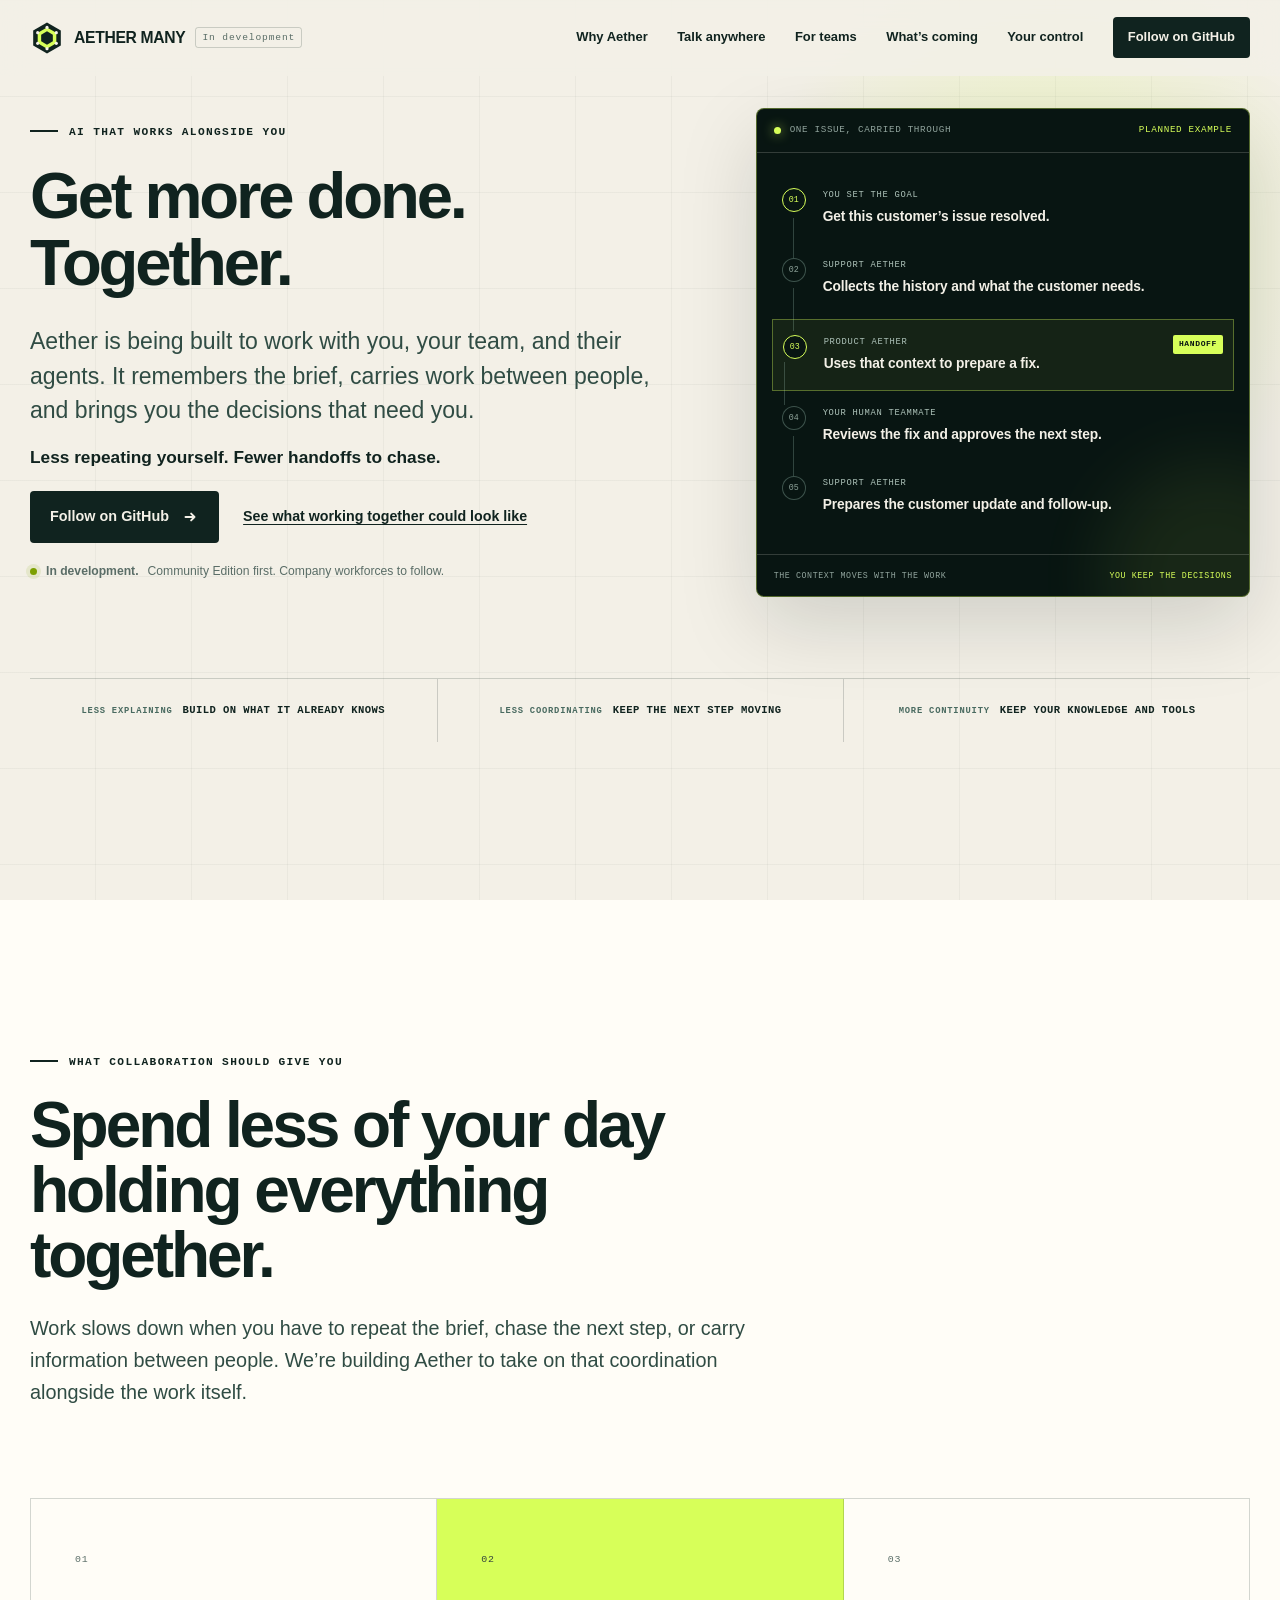
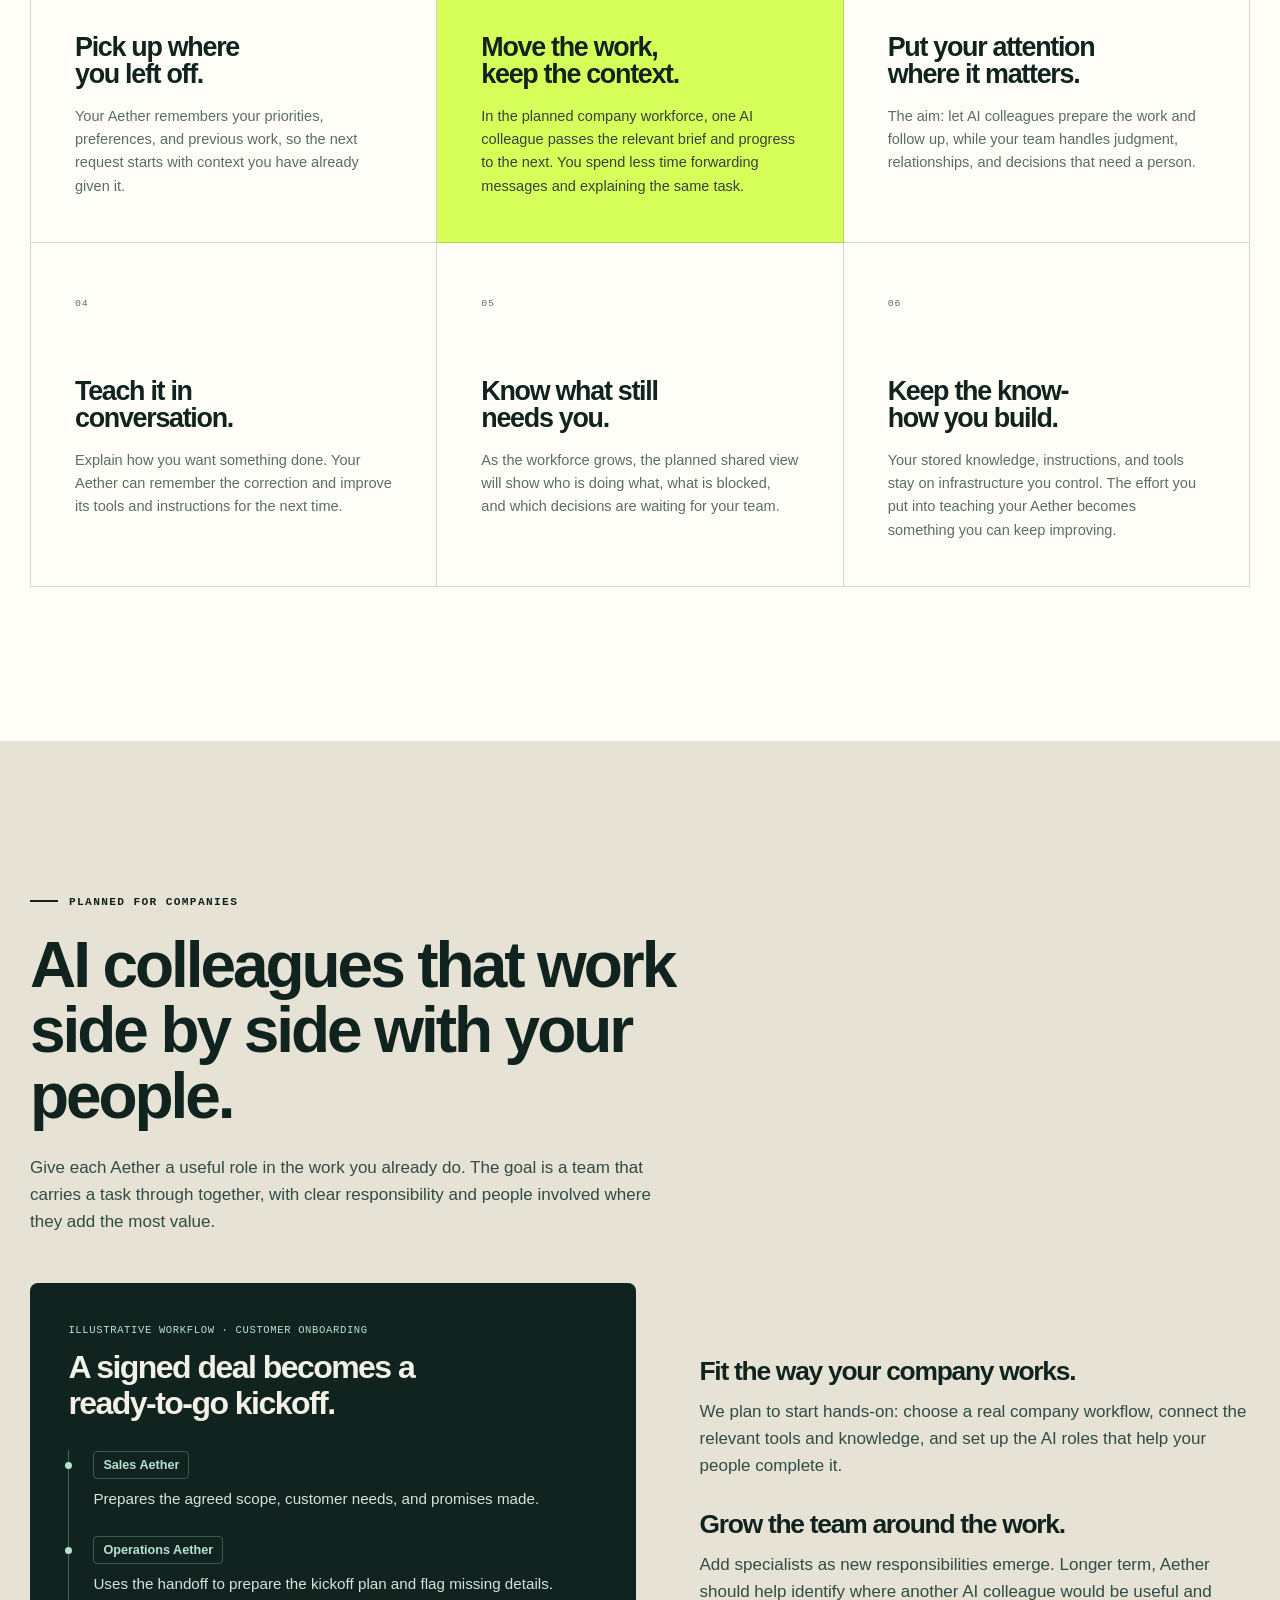
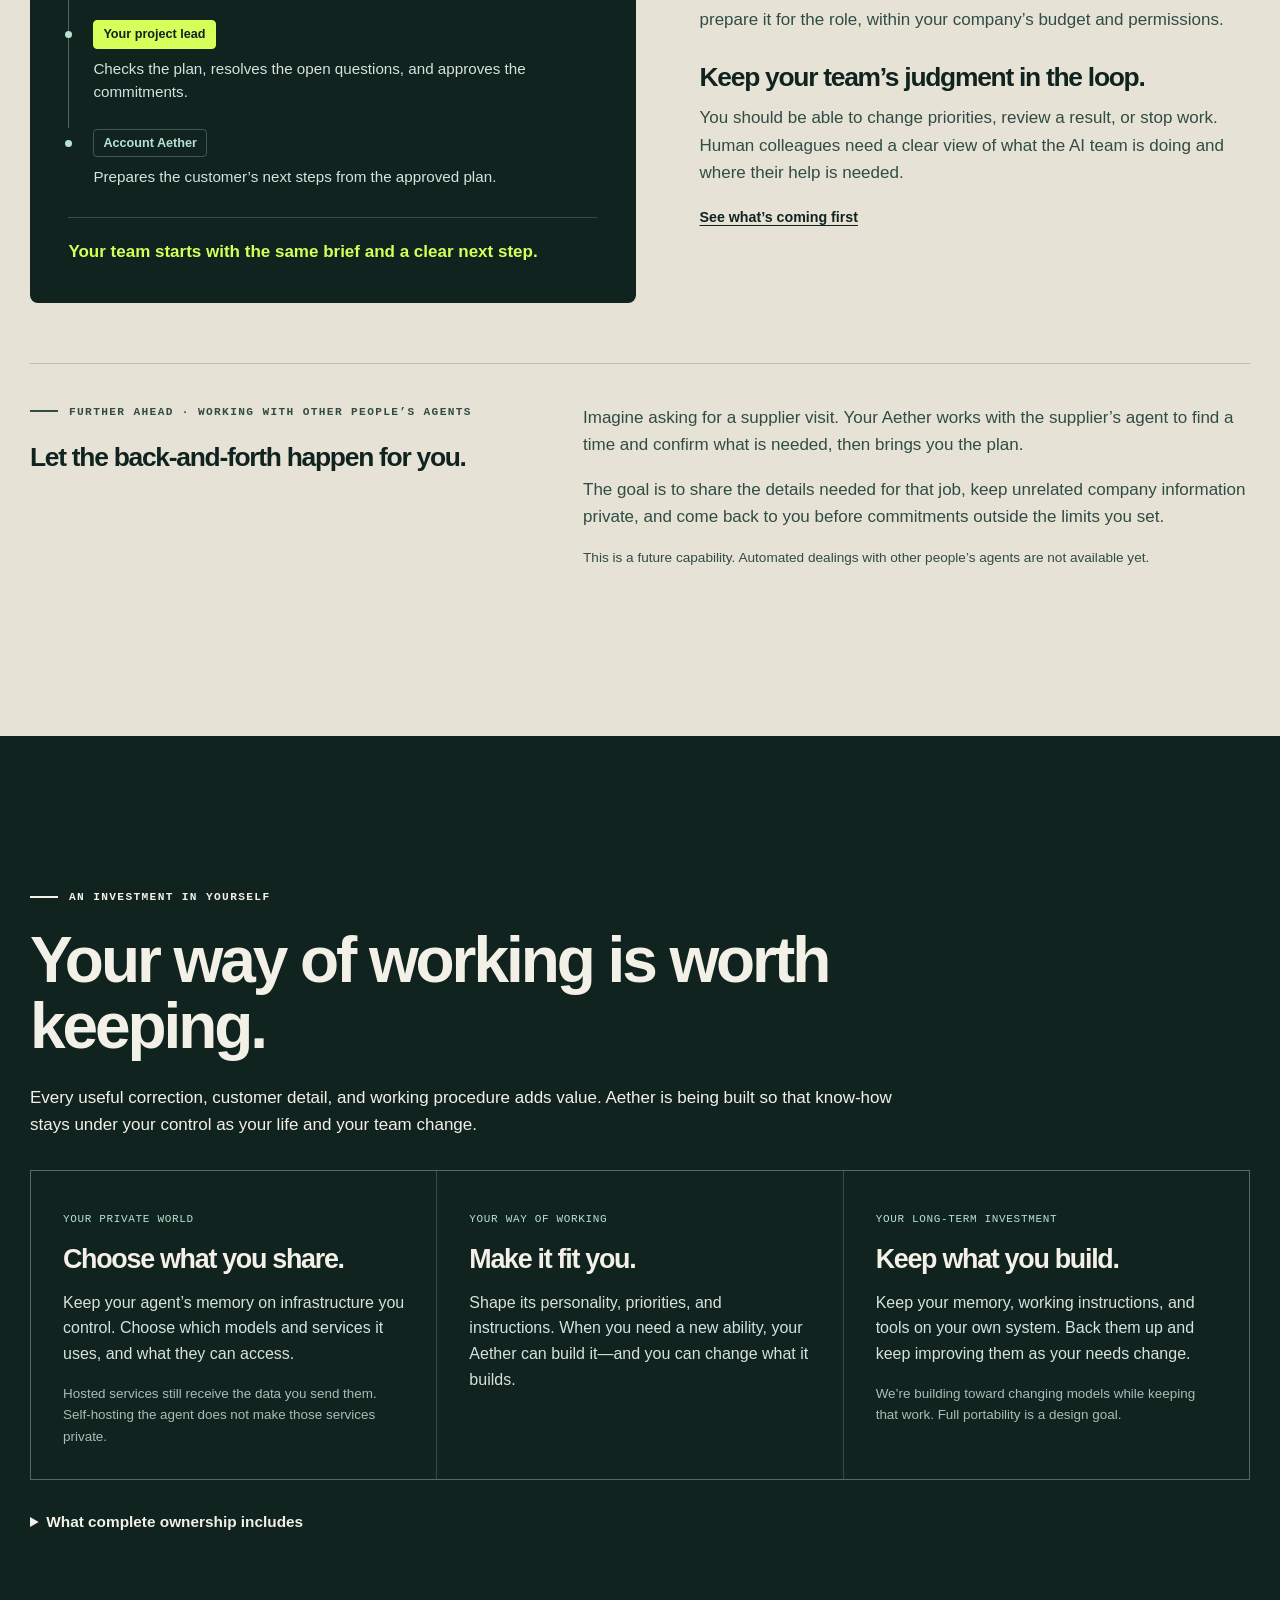
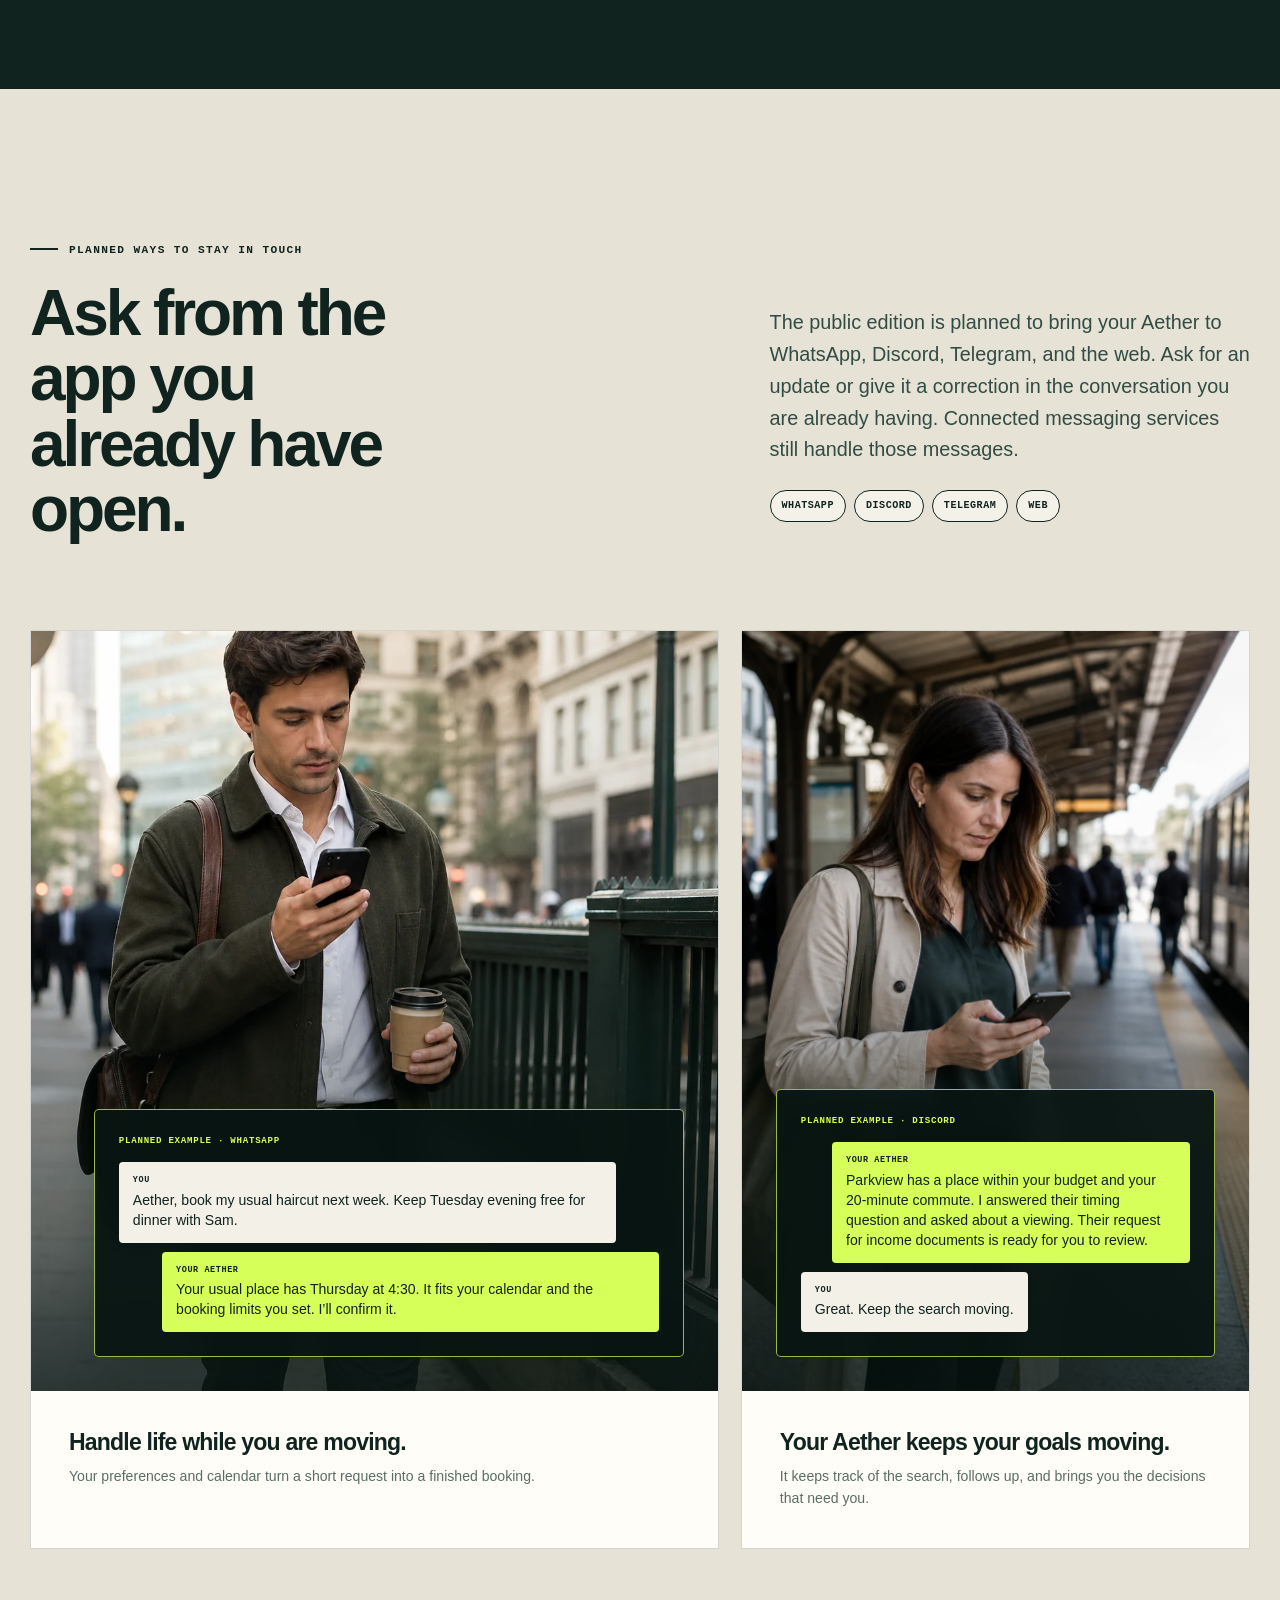
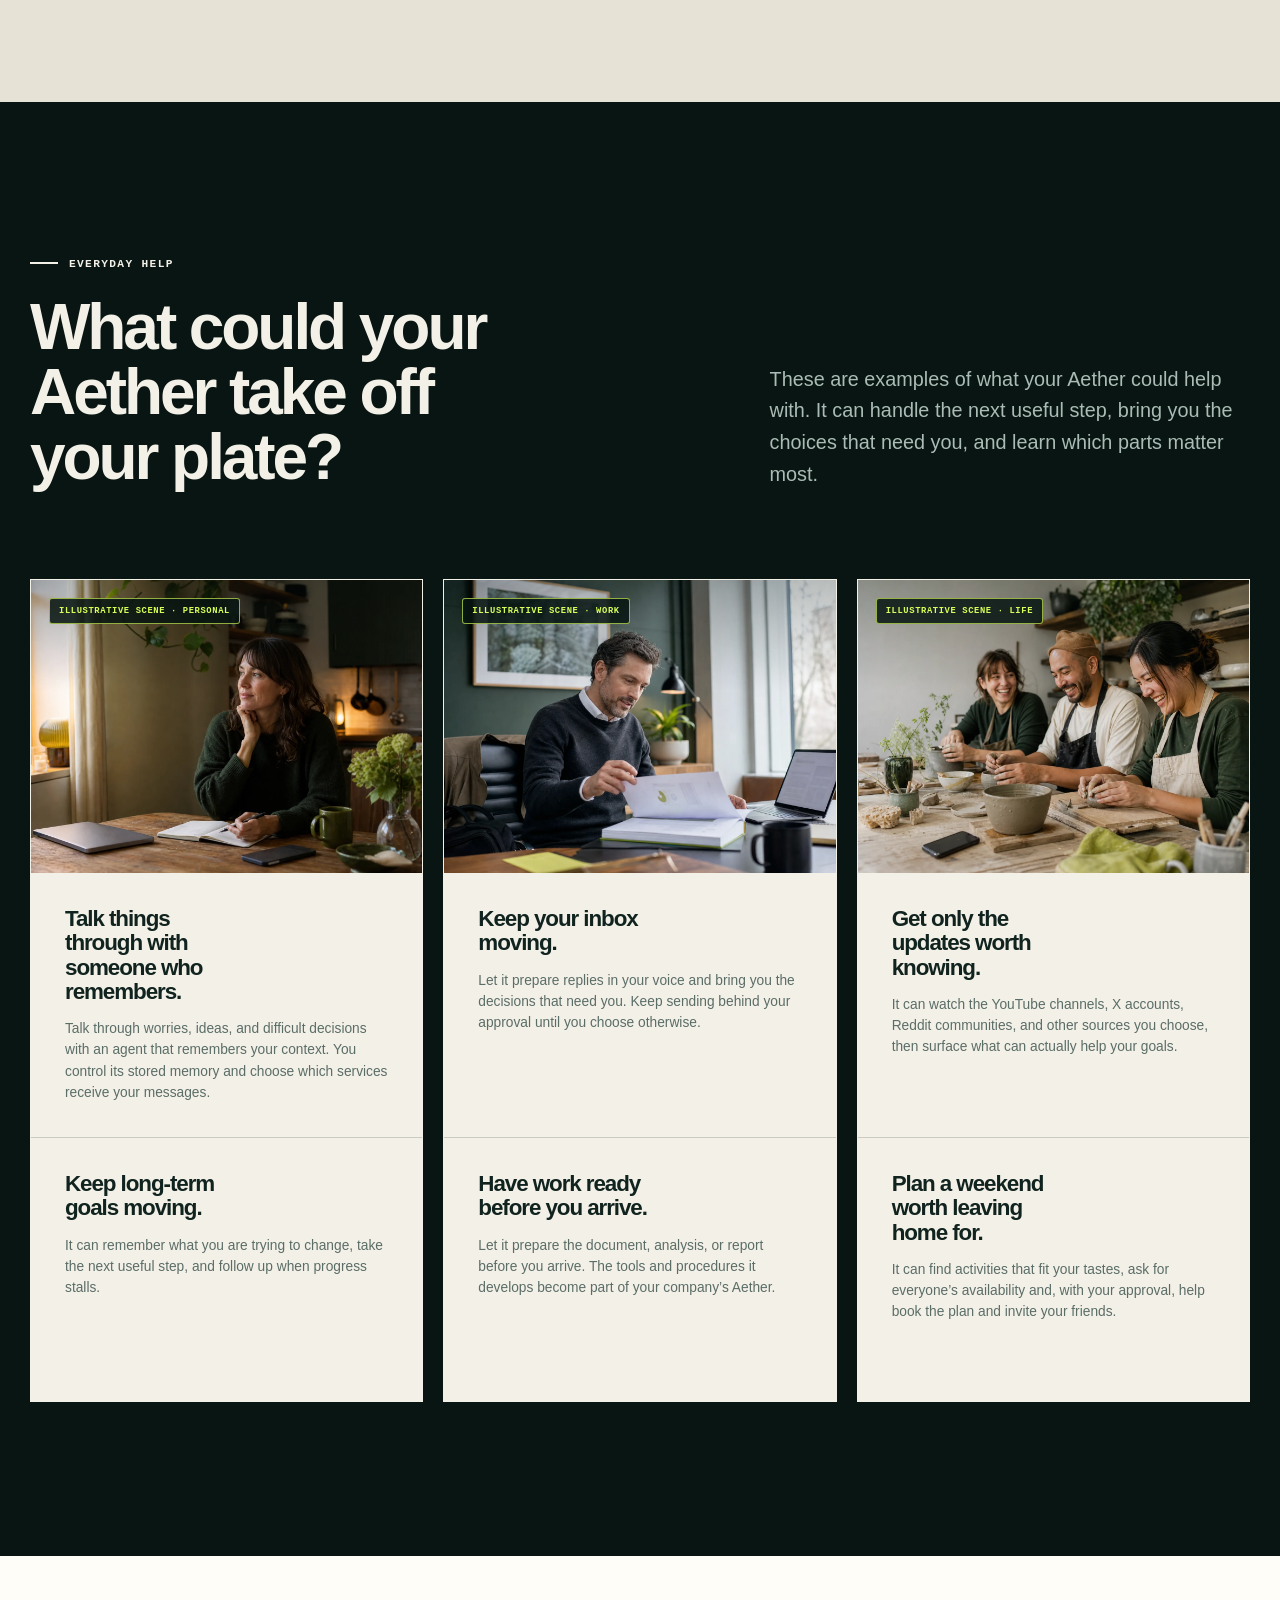
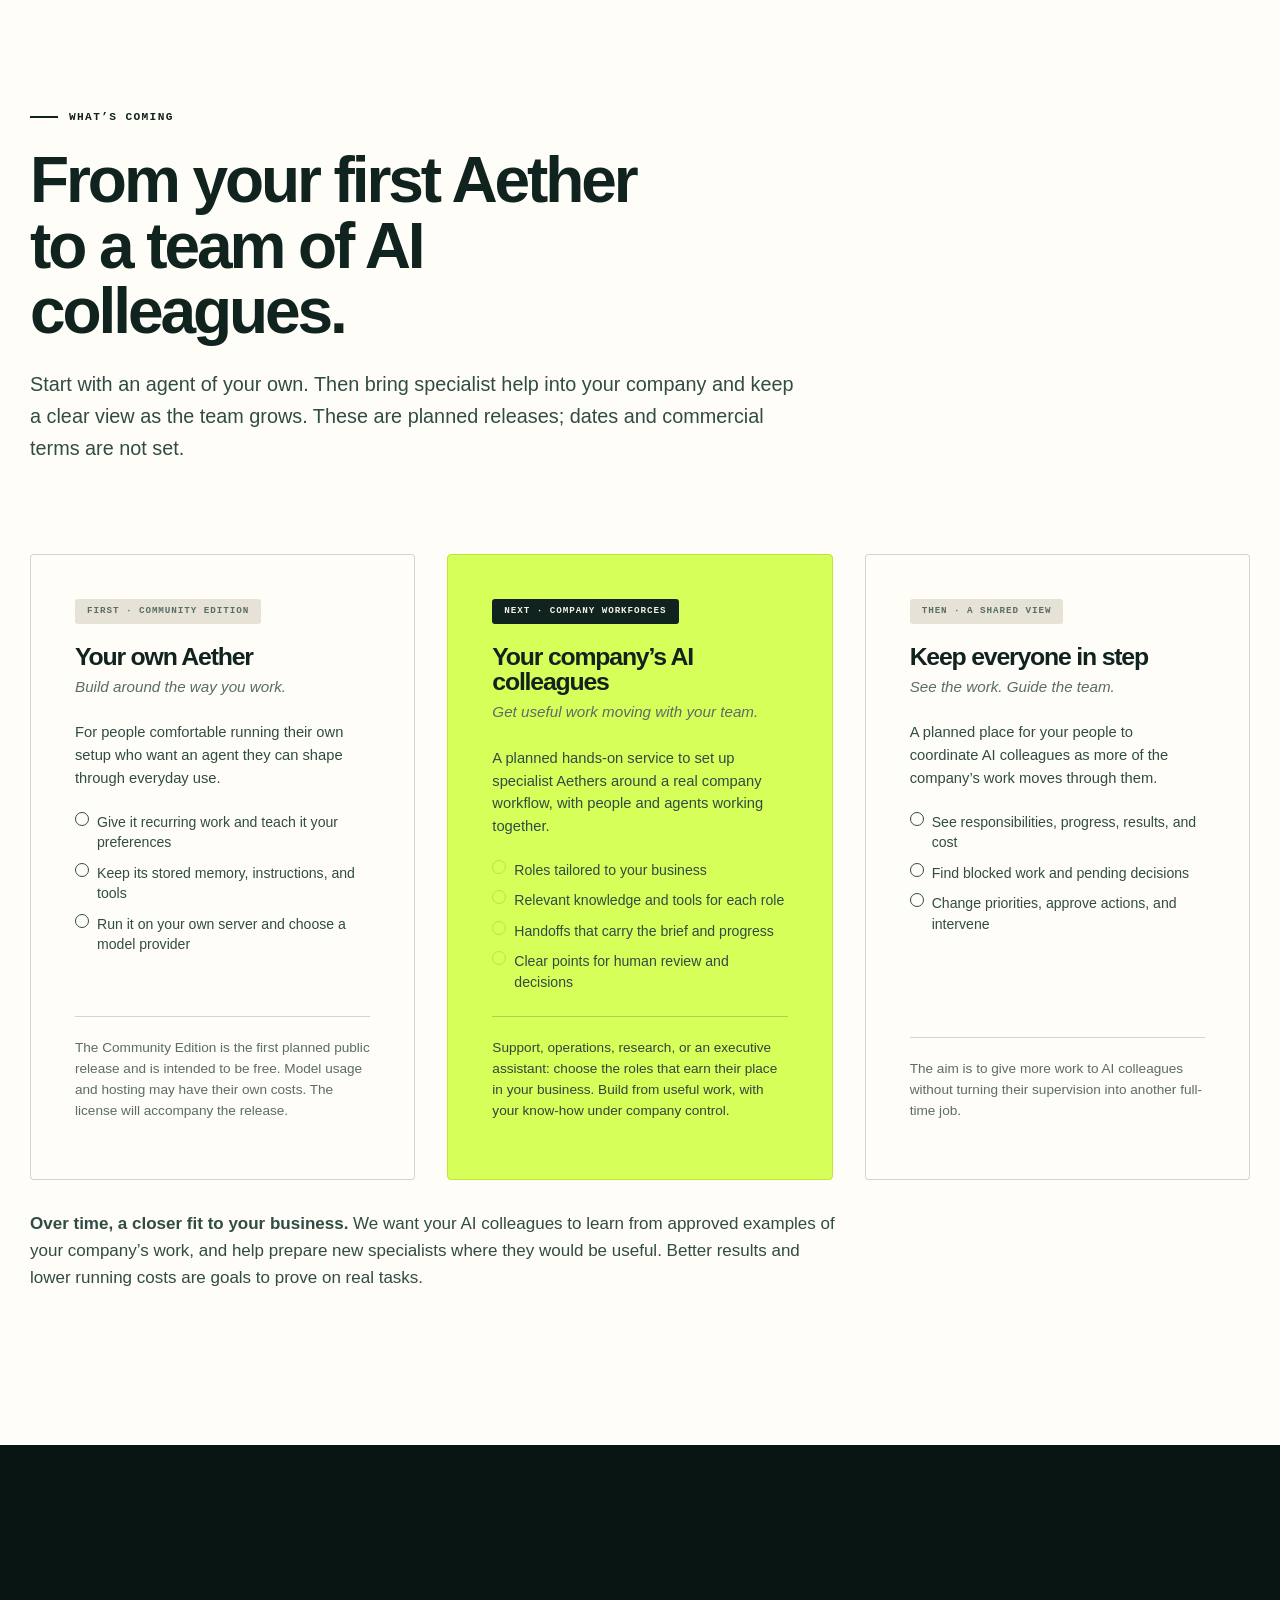
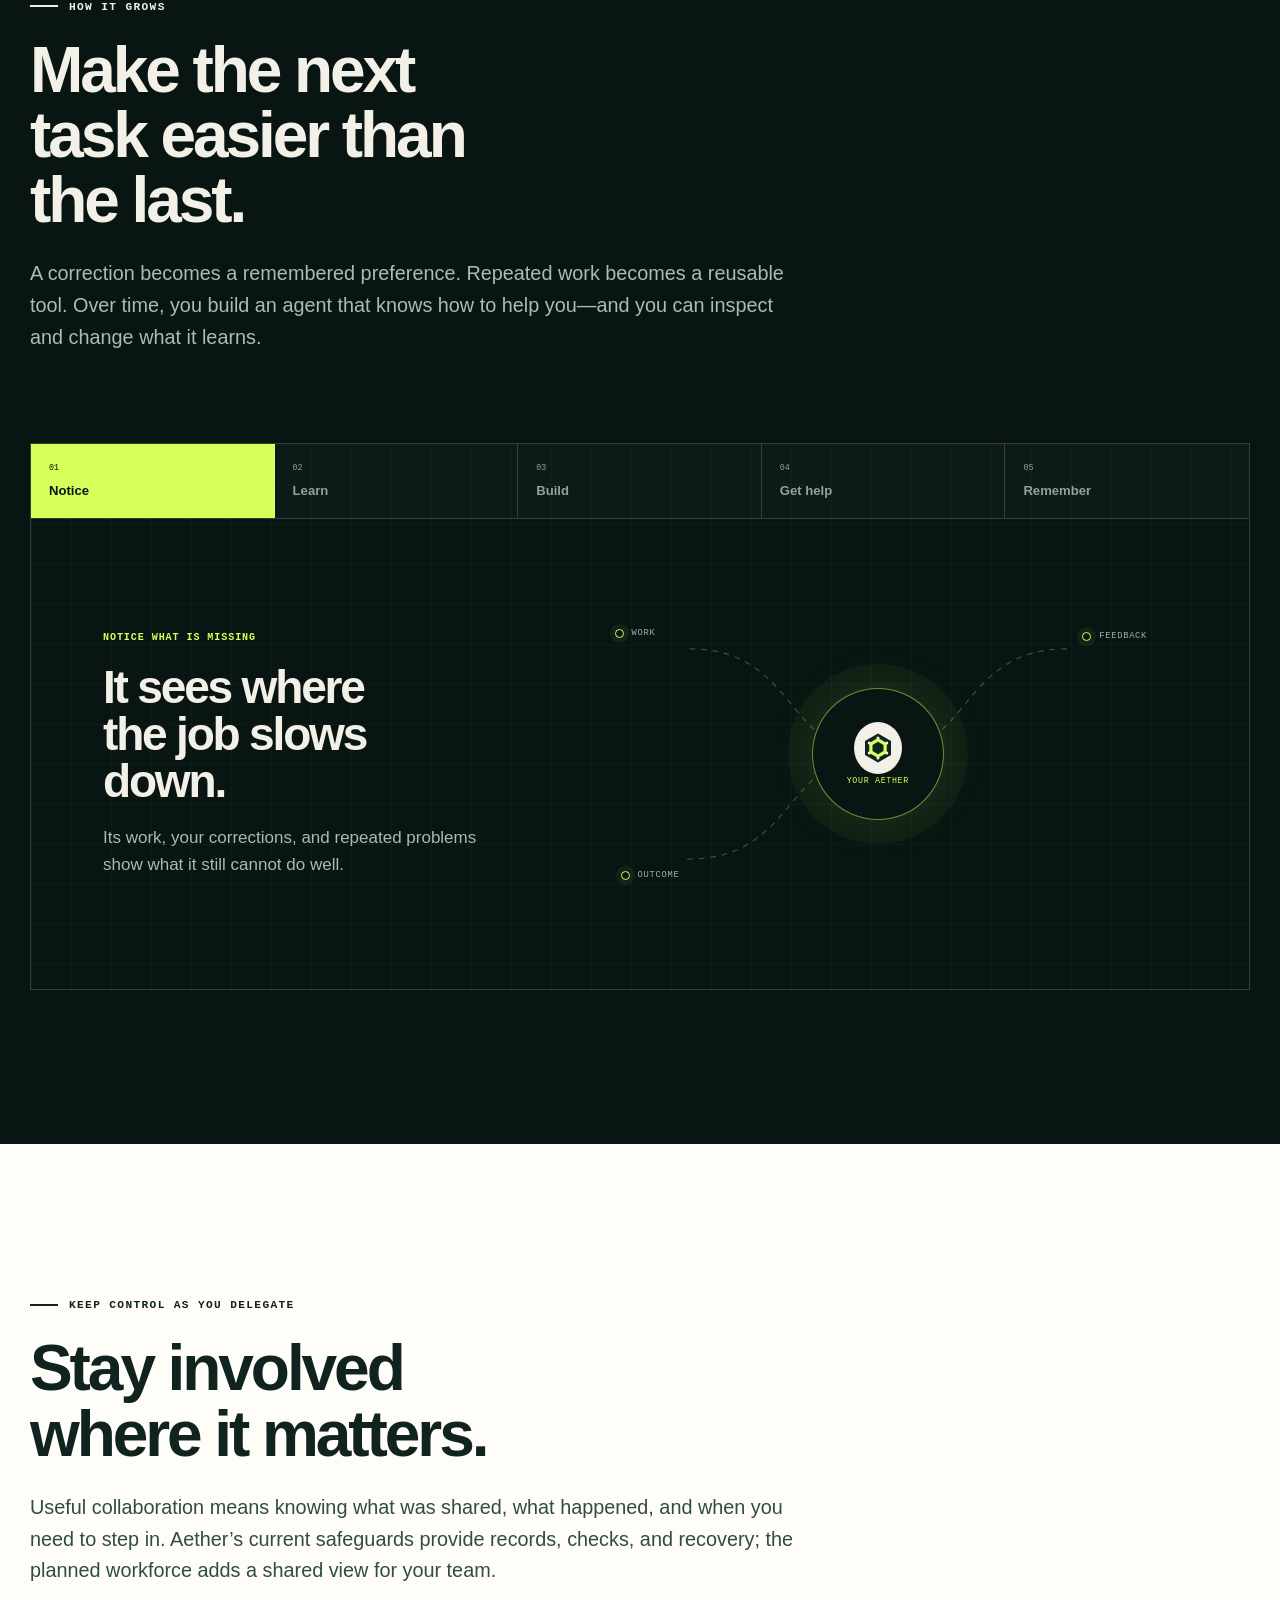
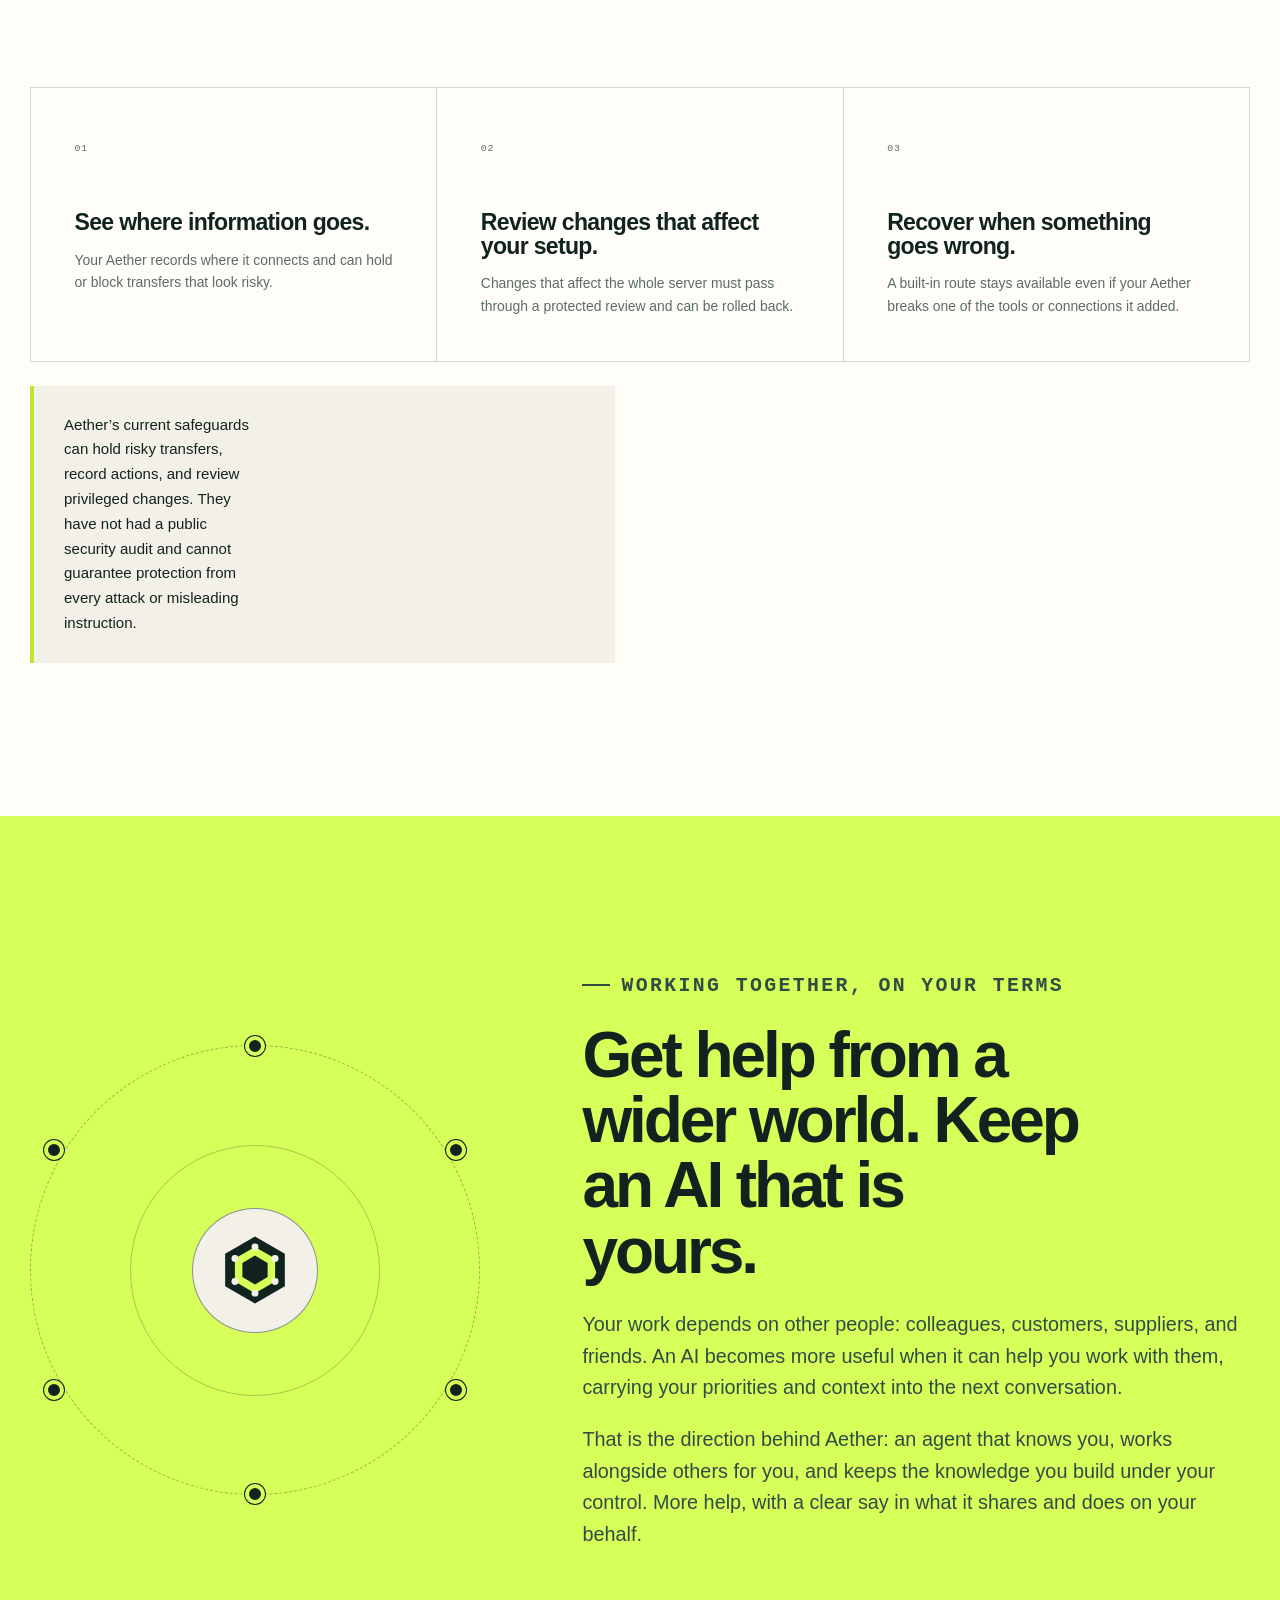
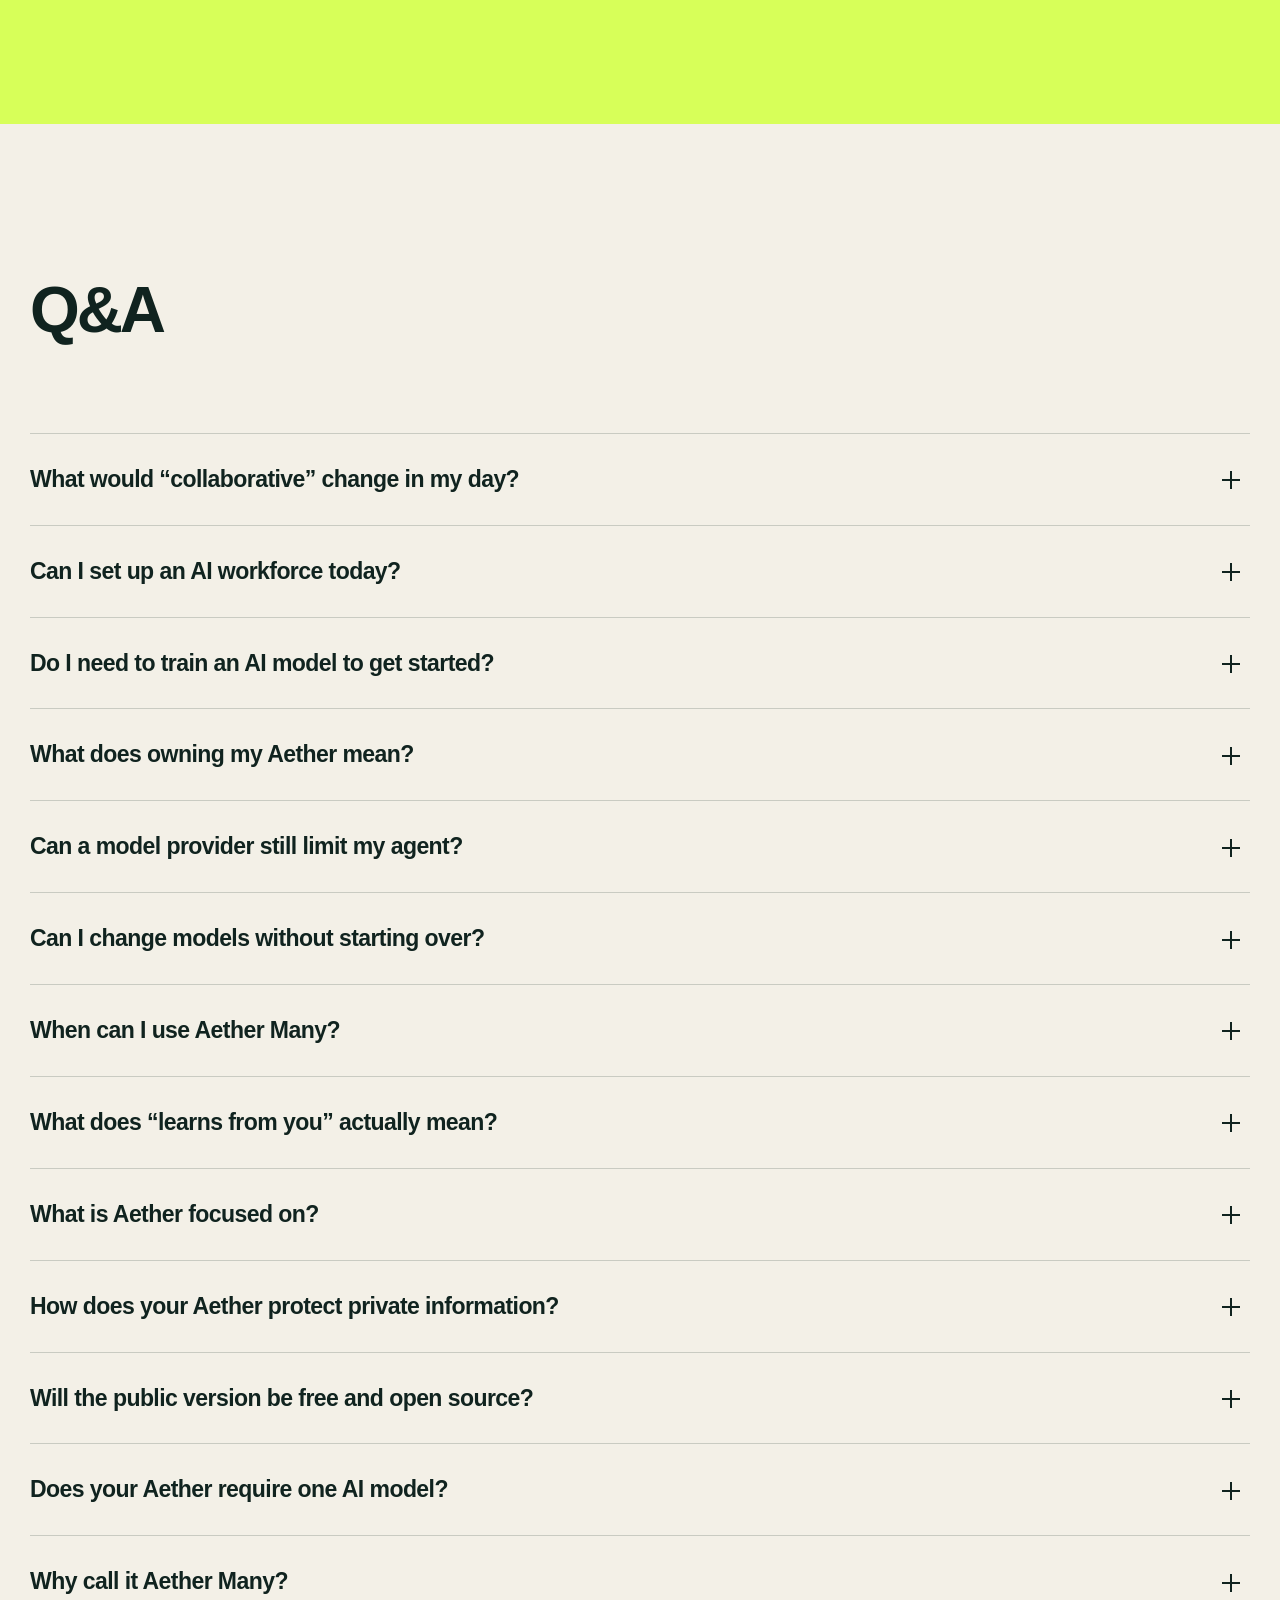
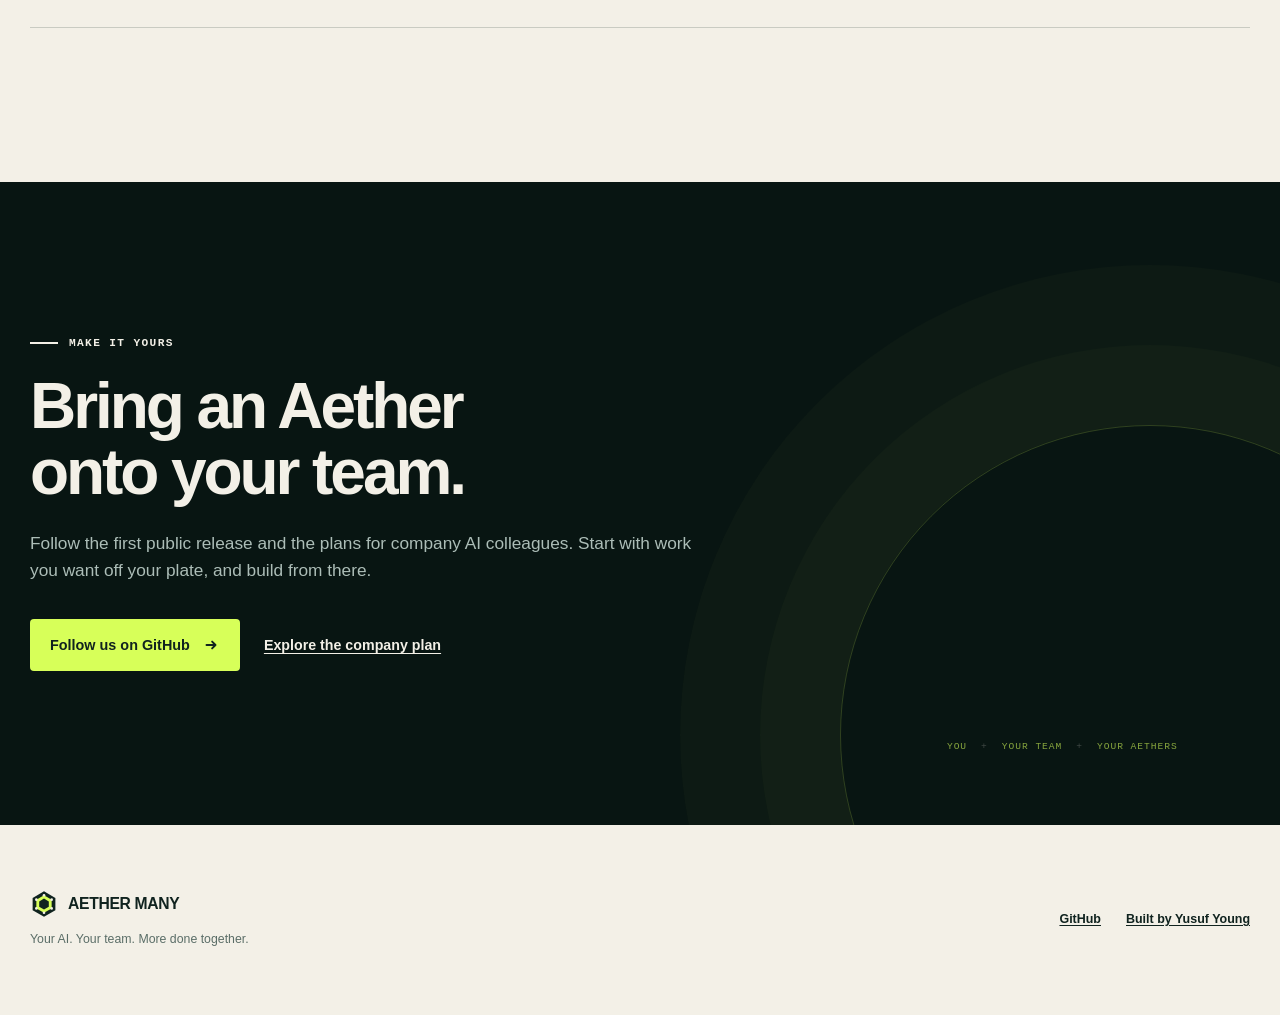
<file: index.html>
<!DOCTYPE html>
<html lang="en">
  <head>
    <meta charset="utf-8">
    <meta name="viewport" content="width=device-width, initial-scale=1">
    <meta name="theme-color" content="#0a1815">
    <meta
      name="description"
      content="Less chasing, more progress. Aether is building AI that works alongside you and your team, carries work forward, and keeps your company’s knowledge yours. In development."
    >
    <meta property="og:type" content="website">
    <meta property="og:url" content="https://aethermany.com/">
    <meta property="og:title" content="Aether Many — Get more done, together.">
    <meta
      property="og:description"
      content="AI that works alongside you and your team. Fewer repeated explanations, fewer handoffs to chase, and company knowledge you can keep. In development."
    >
    <meta name="twitter:card" content="summary">
    <title>Aether Many — Get more done, together.</title>

    <link rel="icon" href="/assets/favicon.svg" type="image/svg+xml">
    <link rel="stylesheet" href="/styles.css?v=20260915-1">
    <script src="/script.js?v=20260915-1" defer></script>
      <link rel="canonical" href="https://aethermany.com/">
  </head>
  <body>
    <a class="skip-link" href="#hero-title">Skip to the main content</a>

    <header class="site-header" data-header>
      <div class="header-inner">
        <a class="brand" href="#top" aria-label="Aether Many home">
          <img src="/assets/mark.svg" alt="" width="34" height="34">
          <span class="brand-name">Aether Many</span>
          <span class="brand-edition">In development</span>
        </a>

        <button
          class="menu-button"
          type="button"
          aria-expanded="false"
          aria-controls="site-navigation"
          data-menu-button
        >
          <span class="menu-button-label">Menu</span>
          <span class="menu-button-icon" aria-hidden="true"></span>
        </button>

        <nav class="site-nav" id="site-navigation" aria-label="Main navigation" data-nav>
          <a href="#benefits">Why Aether</a>
          <a href="#channels">Talk anywhere</a>
          <a href="#teamwork">For teams</a>
          <a href="#editions">What’s coming</a>
          <a href="#safety">Your control</a>
          <a class="nav-action" href="https://github.com/yusufhgmail/aether">Follow on GitHub</a>
        </nav>
      </div>
    </header>

    <main id="main">
      <section class="hero" id="top" aria-labelledby="hero-title">
        <div class="hero-grid">
          <div class="hero-copy">
            <p class="eyebrow reveal">AI that works alongside you</p>
            <h1 id="hero-title" class="reveal" tabindex="-1">Get more done.<br>Together.</h1>
            <p class="hero-lead reveal">
              Aether is being built to work with you, your team, and their agents. It remembers the brief, carries work between people, and brings you the decisions that need you.
            </p>
            <p class="ownership-premise reveal">Less repeating yourself. Fewer handoffs to chase.</p>
            <div class="hero-actions reveal">
              <a class="button button-primary" href="https://github.com/yusufhgmail/aether">
                Follow on GitHub
                <svg viewBox="0 0 16 16" aria-hidden="true"><path d="M4 8h8M9 5l3 3-3 3"></path></svg>
              </a>
              <a class="text-link" href="#teamwork">See what working together could look like</a>
            </div>
            <p class="release-note reveal">
              <span class="live-dot" aria-hidden="true"></span>
              <strong>In development.</strong> Community Edition first. Company workforces to follow.
            </p>
          </div>

          <div class="adaptation-window reveal" role="group" aria-label="Illustrative planned workflow: a human and specialist Aethers resolving a customer issue">
            <div class="window-bar">
              <span><i aria-hidden="true"></i>ONE ISSUE, CARRIED THROUGH</span>
              <span class="window-status">PLANNED EXAMPLE</span>
            </div>
            <ol class="adaptation-log">
              <li class="log-goal">
                <span class="log-index">01</span>
                <div><small>YOU SET THE GOAL</small><strong>Get this customer’s issue resolved.</strong></div>
              </li>
              <li>
                <span class="log-index">02</span>
                <div><small>SUPPORT AETHER</small><strong>Collects the history and what the customer needs.</strong></div>
              </li>
              <li class="log-created">
                <span class="log-index">03</span>
                <div><small>PRODUCT AETHER</small><strong>Uses that context to prepare a fix.</strong></div>
                <span class="created-badge">HANDOFF</span>
              </li>
              <li>
                <span class="log-index">04</span>
                <div><small>YOUR HUMAN TEAMMATE</small><strong>Reviews the fix and approves the next step.</strong></div>
              </li>
              <li>
                <span class="log-index">05</span>
                <div><small>SUPPORT AETHER</small><strong>Prepares the customer update and follow-up.</strong></div>
              </li>
            </ol>
            <div class="window-foot">
              <span>The context moves with the work</span>
              <span>You keep the decisions</span>
            </div>
          </div>
        </div>

        <ul class="hero-proof reveal" aria-label="How your Aether helps">
          <li><strong>Less explaining</strong><span>Build on what it already knows</span></li>
          <li><strong>Less coordinating</strong><span>Keep the next step moving</span></li>
          <li><strong>More continuity</strong><span>Keep your knowledge and tools</span></li>
        </ul>
      </section>

      <section class="section section-problem" id="benefits" aria-labelledby="benefits-title">
        <div class="problem-intro reveal">
          <p class="eyebrow">What collaboration should give you</p>
          <h2 id="benefits-title">Spend less of your day holding everything together.</h2>
          <p>Work slows down when you have to repeat the brief, chase the next step, or carry information between people. We’re building Aether to take on that coordination alongside the work itself.</p>
        </div>
        <div class="direct-benefit-grid">
          <article class="direct-benefit-card reveal">
            <span class="direct-benefit-number">01</span>
            <h3>Pick up where you left off.</h3>
            <p>Your Aether remembers your priorities, preferences, and previous work, so the next request starts with context you have already given it.</p>
          </article>
          <article class="direct-benefit-card direct-benefit-featured reveal">
            <span class="direct-benefit-number">02</span>
            <h3>Move the work, keep the context.</h3>
            <p>In the planned company workforce, one AI colleague passes the relevant brief and progress to the next. You spend less time forwarding messages and explaining the same task.</p>
          </article>
          <article class="direct-benefit-card reveal">
            <span class="direct-benefit-number">03</span>
            <h3>Put your attention where it matters.</h3>
            <p>The aim: let AI colleagues prepare the work and follow up, while your team handles judgment, relationships, and decisions that need a person.</p>
          </article>
          <article class="direct-benefit-card reveal">
            <span class="direct-benefit-number">04</span>
            <h3>Teach it in conversation.</h3>
            <p>Explain how you want something done. Your Aether can remember the correction and improve its tools and instructions for the next time.</p>
          </article>
          <article class="direct-benefit-card reveal">
            <span class="direct-benefit-number">05</span>
            <h3>Know what still needs you.</h3>
            <p>As the workforce grows, the planned shared view will show who is doing what, what is blocked, and which decisions are waiting for your team.</p>
          </article>
          <article class="direct-benefit-card reveal">
            <span class="direct-benefit-number">06</span>
            <h3>Keep the know-how you build.</h3>
            <p>Your stored knowledge, instructions, and tools stay on infrastructure you control. The effort you put into teaching your Aether becomes something you can keep improving.</p>
          </article>
        </div>
      </section>

      <section class="section section-teamwork" id="teamwork" aria-labelledby="teamwork-title">
        <div class="teamwork-heading reveal">
          <p class="eyebrow">Planned for companies</p>
          <h2 id="teamwork-title">AI colleagues that work side by side with your people.</h2>
          <p>Give each Aether a useful role in the work you already do. The goal is a team that carries a task through together, with clear responsibility and people involved where they add the most value.</p>
        </div>
        <div class="teamwork-grid">
          <article class="teamwork-example reveal">
            <p class="teamwork-label">ILLUSTRATIVE WORKFLOW · CUSTOMER ONBOARDING</p>
            <h3>A signed deal becomes a ready-to-go kickoff.</h3>
            <ol class="teamwork-flow">
              <li><span class="role-badge">Sales Aether</span><p>Prepares the agreed scope, customer needs, and promises made.</p></li>
              <li><span class="role-badge">Operations Aether</span><p>Uses the handoff to prepare the kickoff plan and flag missing details.</p></li>
              <li><span class="role-badge role-human">Your project lead</span><p>Checks the plan, resolves the open questions, and approves the commitments.</p></li>
              <li><span class="role-badge">Account Aether</span><p>Prepares the customer’s next steps from the approved plan.</p></li>
            </ol>
            <p class="teamwork-outcome">Your team starts with the same brief and a clear next step.</p>
          </article>
          <div class="teamwork-benefits reveal">
            <article><h3>Fit the way your company works.</h3><p>We plan to start hands-on: choose a real company workflow, connect the relevant tools and knowledge, and set up the AI roles that help your people complete it.</p></article>
            <article><h3>Grow the team around the work.</h3><p>Add specialists as new responsibilities emerge. Longer term, Aether should help identify where another AI colleague would be useful and prepare it for the role, within your company’s budget and permissions.</p></article>
            <article><h3>Keep your team’s judgment in the loop.</h3><p>You should be able to change priorities, review a result, or stop work. Human colleagues need a clear view of what the AI team is doing and where their help is needed.</p></article>
            <a class="text-link" href="#editions">See what’s coming first</a>
          </div>
        </div>
        <div class="cooperation-outside reveal">
          <div><p class="eyebrow">Further ahead · Working with other people’s agents</p><h3>Let the back-and-forth happen for you.</h3></div>
          <div><p>Imagine asking for a supplier visit. Your Aether works with the supplier’s agent to find a time and confirm what is needed, then brings you the plan.</p><p>The goal is to share the details needed for that job, keep unrelated company information private, and come back to you before commitments outside the limits you set.</p><p class="pillar-note">This is a future capability. Automated dealings with other people’s agents are not available yet.</p></div>
        </div>
      </section>

      <section class="section section-identity section-ownership" id="ownership" aria-labelledby="identity-title">
      <div class="identity-heading reveal"><p class="eyebrow">An investment in yourself</p><h2 id="identity-title">Your way of working is worth keeping.</h2><p>Every useful correction, customer detail, and working procedure adds value. Aether is being built so that know-how stays under your control as your life and your team change.</p></div>
      <div class="ownership-grid reveal">
        <article><span>YOUR PRIVATE WORLD</span><h3>Choose what you share.</h3><p>Keep your agent’s memory on infrastructure you control. Choose which models and services it uses, and what they can access.</p><p class="pillar-note">Hosted services still receive the data you send them. Self-hosting the agent does not make those services private.</p></article>
        <article><span>YOUR WAY OF WORKING</span><h3>Make it fit you.</h3><p>Shape its personality, priorities, and instructions. When you need a new ability, your Aether can build it—and you can change what it builds.</p></article>
        <article><span>YOUR LONG-TERM INVESTMENT</span><h3>Keep what you build.</h3><p>Keep your memory, working instructions, and tools on your own system. Back them up and keep improving them as your needs change.</p><p class="pillar-note">We’re building toward changing models while keeping that work. Full portability is a design goal.</p></article>
      </div>
      <details class="ownership-details reveal"><summary>What complete ownership includes</summary><p>Your stored data and memory. Your agent’s personality, instructions, and abilities. The software that runs it. Its hosting, and ultimately the model itself.</p><p>Choosing a hosted model provider does not give you ownership of that model or remove its rules. Our goal is the option to run models you control, too. Exact public license and migration details will accompany the release.</p></details>
    </section>

      <section class="section section-channels" id="channels" aria-labelledby="channels-title">
        <div class="channels-intro reveal">
          <div>
            <p class="eyebrow">Planned ways to stay in touch</p>
            <h2 id="channels-title">Ask from the app you already have open.</h2>
          </div>
          <div class="channels-copy">
            <p>
              The public edition is planned to bring your Aether to WhatsApp, Discord, Telegram, and the web. Ask for an update or give it a correction in the conversation you are already having. Connected messaging services still handle those messages.
            </p>
            <ul class="channel-list" aria-label="Planned ways to talk to your Aether">
              <li>WhatsApp</li>
              <li>Discord</li>
              <li>Telegram</li>
              <li>Web</li>
            </ul>

          </div>
        </div>

        <div class="channel-stories">
          <figure class="channel-story channel-story-primary reveal">
            <div class="channel-photo">
              <img
                src="/assets/aether-commute.webp"
                alt="Illustrative AI-generated image of a commuter messaging their Aether while walking to work"
                width="1024"
                height="1536"
                loading="lazy"
              >
              <div class="channel-conversation" role="group" aria-label="Example WhatsApp conversation with your Aether">
                <span class="conversation-label">Planned example · WhatsApp</span>
                <div class="message message-user">
                  <span>You</span>
                  <p>Aether, book my usual haircut next week. Keep Tuesday evening free for dinner with Sam.</p>
                </div>
                <div class="message message-aether">
                  <span>Your Aether</span>
                  <p>Your usual place has Thursday at 4:30. It fits your calendar and the booking limits you set. I’ll confirm it.</p>
                </div>
              </div>
            </div>
            <figcaption>
              <strong>Handle life while you are moving.</strong>
              <span>Your preferences and calendar turn a short request into a finished booking.</span>
            </figcaption>
          </figure>

          <figure class="channel-story reveal">
            <div class="channel-photo">
              <img
                src="/assets/aether-train.webp"
                alt="Illustrative AI-generated image of a commuter messaging their Aether at a train platform"
                width="1024"
                height="1536"
                loading="lazy"
              >
              <div class="channel-conversation channel-conversation-small" role="group" aria-label="Example proactive Discord update from your Aether">
                <span class="conversation-label">Planned example · Discord</span>
                <div class="message message-aether">
                  <span>Your Aether</span>
                  <p>Parkview has a place within your budget and your 20-minute commute. I answered their timing question and asked about a viewing. Their request for income documents is ready for you to review.</p>
                </div>
                <div class="message message-user">
                  <span>You</span>
                  <p>Great. Keep the search moving.</p>
                </div>
              </div>
            </div>
            <figcaption>
              <strong>Your Aether keeps your goals moving.</strong>
              <span>It keeps track of the search, follows up, and brings you the decisions that need you.</span>
            </figcaption>
          </figure>
        </div>
      </section>

      <section class="section section-use-cases" id="uses" aria-labelledby="uses-title">
        <div class="use-cases-intro reveal">
          <div>
            <p class="eyebrow">Everyday help</p>
            <h2 id="uses-title">What could your Aether take off your plate?</h2>
          </div>
          <p>
            These are examples of what your Aether could help with. It can handle the next useful step, bring you the choices that need you, and learn which parts matter most.
          </p>
        </div>

        <div class="use-case-grid">
          <article class="use-case-card reveal">
            <figure class="use-case-image">
              <img
                src="/assets/aether-private-thinking.webp"
                alt="Illustrative AI-generated image of a woman thinking at her kitchen table with a notebook"
                width="1448"
                height="1086"
                loading="lazy"
              >
              <figcaption>Illustrative scene · Personal</figcaption>
            </figure>
            <div class="use-case-copy">
              <div class="use-case-item">
                <h3>Talk things through with someone who remembers.</h3>
                <p>Talk through worries, ideas, and difficult decisions with an agent that remembers your context. You control its stored memory and choose which services receive your messages.</p>
              </div>
              <div class="use-case-item">
                <h3>Keep long-term goals moving.</h3>
                <p>It can remember what you are trying to change, take the next useful step, and follow up when progress stalls.</p>
              </div>
            </div>
          </article>

          <article class="use-case-card reveal">
            <figure class="use-case-image">
              <img
                src="/assets/aether-work-ready.webp"
                alt="Illustrative AI-generated image of a professional reviewing a prepared report at his desk"
                width="1448"
                height="1086"
                loading="lazy"
              >
              <figcaption>Illustrative scene · Work</figcaption>
            </figure>
            <div class="use-case-copy">
              <div class="use-case-item">
                <h3>Keep your inbox moving.</h3>
                <p>Let it prepare replies in your voice and bring you the decisions that need you. Keep sending behind your approval until you choose otherwise.</p>
              </div>
              <div class="use-case-item">
                <h3>Have work ready before you arrive.</h3>
                <p>Let it prepare the document, analysis, or report before you arrive. The tools and procedures it develops become part of your company’s Aether.</p>
              </div>
            </div>
          </article>

          <article class="use-case-card reveal">
            <figure class="use-case-image">
              <img
                src="/assets/aether-weekend-plans.webp"
                alt="Illustrative AI-generated image of three friends enjoying a pottery workshop together"
                width="1448"
                height="1086"
                loading="lazy"
              >
              <figcaption>Illustrative scene · Life</figcaption>
            </figure>
            <div class="use-case-copy">
              <div class="use-case-item">
                <h3>Get only the updates worth knowing.</h3>
                <p>It can watch the YouTube channels, X accounts, Reddit communities, and other sources you choose, then surface what can actually help your goals.</p>
              </div>
              <div class="use-case-item">
                <h3>Plan a weekend worth leaving home for.</h3>
                <p>It can find activities that fit your tastes, ask for everyone’s availability and, with your approval, help book the plan and invite your friends.</p>
              </div>
            </div>
          </article>
        </div>
      </section>

      <section class="section section-editions" id="editions" aria-labelledby="editions-title">
        <div class="editions-intro reveal">
          <div><p class="eyebrow">What’s coming</p><h2 id="editions-title">From your first Aether to a team of AI colleagues.</h2></div>
          <p>Start with an agent of your own. Then bring specialist help into your company and keep a clear view as the team grows. These are planned releases; dates and commercial terms are not set.</p>
        </div>
        <div class="editions-grid">
          <article class="edition-card edition-card-future reveal">
            <div class="edition-badge edition-badge-future">FIRST · COMMUNITY EDITION</div>
            <h3>Your own Aether</h3>
            <p class="edition-subtitle">Build around the way you work.</p>
            <p class="edition-problem">For people comfortable running their own setup who want an agent they can shape through everyday use.</p>
            <div class="edition-features"><span>Give it recurring work and teach it your preferences</span><span>Keep its stored memory, instructions, and tools</span><span>Run it on your own server and choose a model provider</span></div>
            <p class="edition-rationale">The Community Edition is the first planned public release and is intended to be free. Model usage and hosting may have their own costs. The license will accompany the release.</p>
          </article>
          <article class="edition-card edition-card-featured reveal">
            <div class="edition-badge">NEXT · COMPANY WORKFORCES</div>
            <h3>Your company’s AI colleagues</h3>
            <p class="edition-subtitle">Get useful work moving with your team.</p>
            <p class="edition-problem">A planned hands-on service to set up specialist Aethers around a real company workflow, with people and agents working together.</p>
            <div class="edition-features"><span>Roles tailored to your business</span><span>Relevant knowledge and tools for each role</span><span>Handoffs that carry the brief and progress</span><span>Clear points for human review and decisions</span></div>
            <p class="edition-rationale">Support, operations, research, or an executive assistant: choose the roles that earn their place in your business. Build from useful work, with your know-how under company control.</p>
          </article>
          <article class="edition-card edition-card-future reveal">
            <div class="edition-badge edition-badge-future">THEN · A SHARED VIEW</div>
            <h3>Keep everyone in step</h3>
            <p class="edition-subtitle">See the work. Guide the team.</p>
            <p class="edition-problem">A planned place for your people to coordinate AI colleagues as more of the company’s work moves through them.</p>
            <div class="edition-features"><span>See responsibilities, progress, results, and cost</span><span>Find blocked work and pending decisions</span><span>Change priorities, approve actions, and intervene</span></div>
            <p class="edition-rationale">The aim is to give more work to AI colleagues without turning their supervision into another full-time job.</p>
          </article>
        </div>
        <p class="edition-horizon reveal"><strong>Over time, a closer fit to your business.</strong> We want your AI colleagues to learn from approved examples of your company’s work, and help prepare new specialists where they would be useful. Better results and lower running costs are goals to prove on real tasks.</p>
      </section>

      <section class="section section-growth" id="growth" aria-labelledby="growth-title">
        <div class="growth-heading reveal">
          <p class="eyebrow">How it grows</p>
          <h2 id="growth-title">Make the next task easier than the last.</h2>
          <p>
            A correction becomes a remembered preference. Repeated work becomes a reusable tool. Over time, you build an agent that knows how to help you—and you can inspect and change what it learns.
          </p>
        </div>

        <div class="growth-explorer reveal" data-growth-explorer>
          <div class="growth-steps" role="tablist" aria-label="How your Aether adapts">
            <button type="button" role="tab" aria-selected="true" aria-controls="growth-panel" id="growth-observe" data-growth-step="observe">
              <span>01</span>Notice
            </button>
            <button type="button" role="tab" aria-selected="false" aria-controls="growth-panel" id="growth-reflect" data-growth-step="reflect" tabindex="-1">
              <span>02</span>Learn
            </button>
            <button type="button" role="tab" aria-selected="false" aria-controls="growth-panel" id="growth-build" data-growth-step="build" tabindex="-1">
              <span>03</span>Build
            </button>
            <button type="button" role="tab" aria-selected="false" aria-controls="growth-panel" id="growth-collaborate" data-growth-step="collaborate" tabindex="-1">
              <span>04</span>Get help
            </button>
            <button type="button" role="tab" aria-selected="false" aria-controls="growth-panel" id="growth-keep" data-growth-step="keep" tabindex="-1">
              <span>05</span>Remember
            </button>
          </div>

          <div class="growth-stage" id="growth-panel" role="tabpanel" aria-labelledby="growth-observe" tabindex="0">
            <div class="stage-copy">
              <p class="stage-kicker" data-stage-kicker>Notice what is missing</p>
              <h3 data-stage-title>It sees where the job slows down.</h3>
              <p data-stage-copy>Its work, your corrections, and repeated problems show what it still cannot do well.</p>
            </div>
            <div class="stage-visual" aria-hidden="true">
              <div class="stage-core">
                <img src="/assets/mark.svg" alt="" width="52" height="52">
                <span>YOUR AETHER</span>
              </div>
              <div class="stage-signal signal-one" data-stage-signal="one"><i></i><span>WORK</span></div>
              <div class="stage-signal signal-two" data-stage-signal="two"><i></i><span>FEEDBACK</span></div>
              <div class="stage-signal signal-three" data-stage-signal="three"><i></i><span>OUTCOME</span></div>
              <svg viewBox="0 0 520 280" preserveAspectRatio="none">
                <path d="M96 48 C190 48 178 140 260 140"></path>
                <path d="M94 232 C190 232 178 140 260 140"></path>
                <path d="M424 48 C330 48 342 140 260 140"></path>
              </svg>
            </div>
          </div>
        </div>

      </section>



      <section class="section section-safety" id="safety" aria-labelledby="safety-title">
        <div class="safety-heading reveal">
          <p class="eyebrow">Keep control as you delegate</p>
          <h2 id="safety-title">Stay involved where it matters.</h2>
          <p>
            Useful collaboration means knowing what was shared, what happened, and when you need to step in. Aether’s current safeguards provide records, checks, and recovery; the planned workforce adds a shared view for your team.
          </p>
        </div>

        <div class="safety-facts reveal">
          <article>
            <span>01</span>
            <h3>See where information goes.</h3>
            <p>Your Aether records where it connects and can hold or block transfers that look risky.</p>
          </article>
          <article>
            <span>02</span>
            <h3>Review changes that affect your setup.</h3>
            <p>Changes that affect the whole server must pass through a protected review and can be rolled back.</p>
          </article>
          <article>
            <span>03</span>
            <h3>Recover when something goes wrong.</h3>
            <p>A built-in route stays available even if your Aether breaks one of the tools or connections it added.</p>
          </article>
        </div>

      <p class="safety-limit">Aether’s current safeguards can hold risky transfers, record actions, and review privileged changes. They have not had a public security audit and cannot guarantee protection from every attack or misleading instruction.</p></section>

      <section class="section section-mission" aria-labelledby="mission-title">
        <div class="mission-orbit" aria-hidden="true">
          <div class="mission-center"><img src="/assets/mark.svg" alt="" width="74" height="74"></div>
          <span class="mission-node node-a"></span>
          <span class="mission-node node-b"></span>
          <span class="mission-node node-c"></span>
          <span class="mission-node node-d"></span>
          <span class="mission-node node-e"></span>
          <span class="mission-node node-f"></span>
        </div>
        <div class="mission-copy reveal">
          <p class="eyebrow">Working together, on your terms</p>
          <h2 id="mission-title">Get help from a wider world. Keep an AI that is yours.</h2>
          <p>
            Your work depends on other people: colleagues, customers, suppliers, and friends. An AI becomes more useful when it can help you work with them, carrying your priorities and context into the next conversation.
          </p>
          <p>
            That is the direction behind Aether: an agent that knows you, works alongside others for you, and keeps the knowledge you build under your control. More help, with a clear say in what it shares and does on your behalf.
          </p>
        </div>
      </section>

      <section class="section section-faq" aria-labelledby="faq-title">
        <div class="faq-heading reveal">
          <h2 id="faq-title">Q&amp;A</h2>
        </div>

        <div class="faq-list reveal">
          <details><summary>What would “collaborative” change in my day?</summary><p>Less time repeating context, forwarding updates, and checking who is doing the next step. The planned workforce lets specialist Aethers pass work to each other and bring human colleagues the decisions that need them. Further ahead, your Aether could coordinate with other people’s agents on your behalf.</p></details>
          <details><summary>Can I set up an AI workforce today?</summary><p>The company service is planned after the Community Edition release. We intend to start with hands-on setup around actual company work, then build the shared view for coordinating and supervising those employees. The workflow examples on this page illustrate that direction; they are not a live product demo.</p></details>
          <details><summary>Do I need to train an AI model to get started?</summary><p>No. The first company specialists are planned to use existing models with your company’s instructions, knowledge, tools, and workflows. Company-specific training comes later, where it can demonstrate better results or lower costs. Company-controlled specialist models are a long-term goal.</p></details>
  <details><summary>What does owning my Aether mean?</summary><p>It means control of the agent’s stored memory, instructions, tools, software, and hosting. Aether’s mission extends to the model itself. Owning your agent software does not mean you own a model accessed through an API.</p></details>
  <details><summary>Can a model provider still limit my agent?</summary><p>Yes. A hosted model provider can restrict or withdraw its own service. Provider choice reduces reliance on one service; it does not remove the provider’s rules. The long-term goal is the option to run models you control, subject to their licenses and your hardware.</p></details>
  <details><summary>Can I change models without starting over?</summary><p>The public edition is intended to keep your stored memory and tools when you switch compatible models. This is a design goal, not a published migration guarantee. A different model may behave differently and need different resources.</p></details>
          <details>
            <summary>When can I use Aether Many?</summary>
            <p>A private instance is in use, but the Community Edition has not been publicly released. It is the next step, followed by company workforces and the shared management view. Follow the GitHub repository for release news. No release dates are set.</p>
          </details>
          <details>
            <summary>What does “learns from you” actually mean?</summary>
            <p>Your Aether can remember your preferences, look back at past work, learn from your corrections, improve its instructions, and build reusable tools. It can still learn the wrong lesson, so important changes must stay visible and easy to correct.</p>
          </details>
          <details>
            <summary>What is Aether focused on?</summary>
            <p>Helping you get work done with other people: remembering the context, carrying work forward, and learning how you like things done. Company workforces and, later, dealings with other people’s agents extend that idea. Your knowledge and control should stay with you as you delegate more.</p>
          </details>
          <details>
            <summary>How does your Aether protect private information?</summary>
            <p>Your Aether separates the part that learns from the part that protects you. It checks actions that can send data away, records important actions, and requires review before powerful changes. Connected AI models and tools can still send data away, so no system can remove every risk. These protections have not had a public security audit yet.</p>
          </details>
          <details>
            <summary>Will the public version be free and open source?</summary>
            <p>The Community Edition is planned to be free. Its license will be published with the public release.</p>
          </details>
          <details>
            <summary>Does your Aether require one AI model?</summary>
            <p>No. Your Aether can use different AI model providers. The public version is also meant to let you replace models without losing what your Aether has learned and built.</p>
          </details>
          <details>
            <summary>Why call it Aether Many?</summary>
            <p>Because each person and company should own the agent they depend on. The agents can develop differently and work together while remaining under their own owners’ control.</p>
          </details>
        </div>
      </section>

      <section class="section section-cta" aria-labelledby="cta-title">
        <div class="cta-copy reveal">
          <p class="eyebrow">Make it yours</p>
          <h2 id="cta-title">Bring an Aether onto your team.</h2>
          <p>Follow the first public release and the plans for company AI colleagues. Start with work you want off your plate, and build from there.</p>
          <div class="cta-actions">
            <a class="button button-inverse" href="https://github.com/yusufhgmail/aether">
              Follow us on GitHub
              <svg viewBox="0 0 16 16" aria-hidden="true"><path d="M4 8h8M9 5l3 3-3 3"></path></svg>
            </a>
            <a class="text-link text-link-light" href="#editions">Explore the company plan</a>
          </div>
        </div>
        <div class="cta-code" aria-hidden="true">
          <span>YOU</span><i>+</i><span>YOUR TEAM</span><i>+</i><span>YOUR AETHERS</span>
        </div>
      </section>
    </main>

    <footer class="site-footer">
      <div>
        <a class="brand brand-footer" href="#top" aria-label="Aether Many — back to the top">
          <img src="/assets/mark.svg" alt="" width="28" height="28">
          <span class="brand-name">Aether Many</span>
        </a>
        <p>Your AI. Your team. More done together.</p>
      </div>
      <div class="footer-links">
        <a href="https://github.com/yusufhgmail/aether">GitHub</a>
        <a href="https://yusufyoung.com">Built by Yusuf Young</a>
      </div>
    </footer>
  </body>
</html>
</file>
<file: styles.css>
:root {
  --ink: #10231f;
  --ink-deep: #081512;
  --ink-mid: #17312a;
  --ink-soft: #304c44;
  --paper: #f3f0e7;
  --paper-deep: #e7e2d6;
  --white: #fffdf7;
  --signal: #d7ff59;
  --signal-strong: #bce632;
  --mint: #b7e2d2;
  --muted: #5a6d67;
  --line: rgba(16, 35, 31, 0.18);
  --line-light: rgba(243, 240, 231, 0.18);
  --shadow: 0 28px 80px rgba(8, 21, 18, 0.15);
  --font-sans: "Avenir Next", Avenir, "Segoe UI", Helvetica, Arial, sans-serif;
  --font-mono: "SFMono-Regular", Consolas, "Liberation Mono", monospace;
  --max-width: 1220px;
  --header-height: 76px;
}

*,
*::before,
*::after {
  box-sizing: border-box;
}

html {
  scroll-behavior: smooth;
  scroll-padding-top: calc(var(--header-height) + 24px);
}

body {
  margin: 0;
  overflow-x: hidden;
  background: var(--paper);
  color: var(--ink);
  font-family: var(--font-sans);
  font-size: 17px;
  line-height: 1.6;
  text-rendering: optimizeLegibility;
}

body.menu-open {
  overflow: hidden;
}

a {
  color: inherit;
  text-decoration-thickness: 1px;
  text-underline-offset: 0.2em;
}

button,
a {
  -webkit-tap-highlight-color: transparent;
}

button,
input,
textarea,
select {
  font: inherit;
}

img,
svg {
  display: block;
  max-width: 100%;
}

h1,
h2,
h3,
p {
  margin-top: 0;
}

h1,
h2,
h3 {
  line-height: 1.02;
  letter-spacing: -0.048em;
}

h1 {
  max-width: 10.5ch;
  margin-bottom: 28px;
  font-size: clamp(3.6rem, 5.35vw, 5.75rem);
  font-weight: 670;
}

h2 {
  margin-bottom: 25px;
  font-size: clamp(2.7rem, 5vw, 5rem);
  font-weight: 640;
}

h3 {
  font-size: clamp(1.35rem, 2.1vw, 1.9rem);
  font-weight: 650;
}

:focus-visible {
  outline: 3px solid #25735f;
  outline-offset: 4px;
}

.skip-link {
  position: fixed;
  top: 12px;
  left: 12px;
  z-index: 999;
  padding: 10px 14px;
  background: var(--signal);
  color: var(--ink-deep);
  font-weight: 750;
  transform: translateY(-160%);
}

.skip-link:focus {
  transform: translateY(0);
}

.site-header {
  position: fixed;
  inset: 0 0 auto;
  z-index: 100;
  height: var(--header-height);
  border-bottom: 1px solid transparent;
  background: rgba(243, 240, 231, 0.86);
  backdrop-filter: blur(16px);
  -webkit-backdrop-filter: blur(16px);
  transition: border-color 180ms ease, background-color 180ms ease;
}

.site-header.scrolled {
  border-bottom-color: var(--line);
  background: rgba(243, 240, 231, 0.97);
}

.header-inner,
.site-footer {
  width: min(calc(100% - 48px), var(--max-width));
  margin: 0 auto;
}

.header-inner {
  display: flex;
  height: 100%;
  align-items: center;
  justify-content: space-between;
  gap: 24px;
}

.brand {
  display: inline-flex;
  align-items: center;
  gap: 10px;
  text-decoration: none;
  white-space: nowrap;
}

.brand-name {
  font-size: 0.98rem;
  font-weight: 780;
  letter-spacing: -0.02em;
  text-transform: uppercase;
}

.brand-edition {
  padding: 2px 6px;
  border: 1px solid var(--line);
  border-radius: 3px;
  color: var(--muted);
  font-family: var(--font-mono);
  font-size: 0.6rem;
  letter-spacing: 0.09em;
}

.site-nav {
  display: flex;
  align-items: center;
  gap: clamp(18px, 2.3vw, 30px);
}

.site-nav a {
  font-size: 0.81rem;
  font-weight: 690;
  text-decoration: none;
  white-space: nowrap;
}

.site-nav a:not(.nav-action) {
  position: relative;
}

.site-nav a:not(.nav-action)::after {
  position: absolute;
  right: 0;
  bottom: -7px;
  left: 0;
  height: 2px;
  background: var(--ink);
  content: "";
  transform: scaleX(0);
  transform-origin: left;
  transition: transform 160ms ease;
}

.site-nav a:not(.nav-action):hover::after,
.site-nav a:not(.nav-action):focus-visible::after {
  transform: scaleX(1);
}

.nav-action {
  padding: 10px 15px;
  border-radius: 4px;
  background: var(--ink);
  color: var(--paper);
}

.nav-action:hover {
  background: #23483f;
}

.menu-button {
  display: none;
  align-items: center;
  gap: 10px;
  border: 0;
  background: transparent;
  color: var(--ink);
  cursor: pointer;
}

.menu-button-label {
  font-size: 0.76rem;
  font-weight: 740;
  letter-spacing: 0.05em;
  text-transform: uppercase;
}

.menu-button-icon,
.menu-button-icon::before,
.menu-button-icon::after {
  display: block;
  width: 22px;
  height: 2px;
  background: currentColor;
  transition: transform 160ms ease, opacity 160ms ease;
}

.menu-button-icon {
  position: relative;
}

.menu-button-icon::before,
.menu-button-icon::after {
  position: absolute;
  left: 0;
  content: "";
}

.menu-button-icon::before { top: -7px; }
.menu-button-icon::after { top: 7px; }
.menu-button[aria-expanded="true"] .menu-button-icon { background: transparent; }
.menu-button[aria-expanded="true"] .menu-button-icon::before { transform: translateY(7px) rotate(45deg); }
.menu-button[aria-expanded="true"] .menu-button-icon::after { transform: translateY(-7px) rotate(-45deg); }

.hero,
.section {
  padding-right: max(24px, calc((100vw - var(--max-width)) / 2));
  padding-left: max(24px, calc((100vw - var(--max-width)) / 2));
}

.eyebrow {
  margin-bottom: 21px;
  font-family: var(--font-mono);
  font-size: 0.7rem;
  font-weight: 720;
  letter-spacing: 0.12em;
  text-transform: uppercase;
}

.eyebrow::before {
  display: inline-block;
  width: 28px;
  height: 2px;
  margin-right: 11px;
  background: currentColor;
  content: "";
  vertical-align: 0.25em;
}

.hero {
  min-height: 100vh;
  padding-top: clamp(108px, 12vh, 138px);
  overflow: hidden;
  background:
    radial-gradient(circle at 82% 27%, rgba(215, 255, 89, 0.28), transparent 24%),
    linear-gradient(90deg, transparent calc(100% - 1px), rgba(16, 35, 31, 0.045) 1px),
    linear-gradient(0deg, transparent calc(100% - 1px), rgba(16, 35, 31, 0.045) 1px),
    var(--paper);
  background-size: auto, 96px 96px, 96px 96px, auto;
}

.hero-grid {
  display: grid;
  align-items: center;
  gap: clamp(50px, 6vw, 86px);
  grid-template-columns: minmax(0, 1.05fr) minmax(390px, 0.8fr);
}

.hero-copy {
  position: relative;
  z-index: 1;
}

.hero-lead {
  max-width: 660px;
  margin-bottom: 33px;
  color: var(--ink-soft);
  font-size: clamp(1.18rem, 1.8vw, 1.5rem);
  line-height: 1.5;
}

.hero-actions,
.cta-actions {
  display: flex;
  align-items: center;
  gap: 24px;
  flex-wrap: wrap;
}

.button {
  display: inline-flex;
  min-height: 52px;
  align-items: center;
  justify-content: center;
  gap: 12px;
  padding: 13px 19px;
  border: 1px solid transparent;
  border-radius: 4px;
  font-size: 0.9rem;
  font-weight: 740;
  text-decoration: none;
  transition: background-color 160ms ease, color 160ms ease, transform 160ms ease;
}

.button:hover {
  transform: translateY(-2px);
}

.button svg {
  width: 18px;
  fill: none;
  stroke: currentColor;
  stroke-linecap: round;
  stroke-linejoin: round;
  stroke-width: 1.7;
}

.button-primary {
  background: var(--ink);
  color: var(--paper);
}

.button-primary:hover {
  background: #23483f;
}

.text-link {
  font-size: 0.89rem;
  font-weight: 720;
}

.release-note {
  display: flex;
  align-items: center;
  gap: 9px;
  margin: 19px 0 0;
  color: var(--muted);
  font-size: 0.76rem;
}

.live-dot {
  width: 7px;
  height: 7px;
  border-radius: 50%;
  background: #7ca000;
  box-shadow: 0 0 0 4px rgba(124, 160, 0, 0.12);
}

.adaptation-window {
  position: relative;
  overflow: hidden;
  border: 1px solid rgba(215, 255, 89, 0.36);
  border-radius: 8px;
  background: var(--ink-deep);
  box-shadow: var(--shadow);
  color: var(--paper);
}

.adaptation-window::after {
  position: absolute;
  right: -80px;
  bottom: -95px;
  width: 230px;
  height: 230px;
  border-radius: 50%;
  background: var(--signal);
  content: "";
  opacity: 0.08;
  filter: blur(35px);
}

.window-bar,
.window-foot {
  display: flex;
  align-items: center;
  justify-content: space-between;
  gap: 20px;
  padding: 14px 17px;
  color: #91a49d;
  font-family: var(--font-mono);
  font-size: 0.58rem;
  letter-spacing: 0.07em;
}

.window-bar {
  border-bottom: 1px solid var(--line-light);
}

.window-bar > span:first-child {
  display: flex;
  align-items: center;
}

.window-bar i {
  width: 7px;
  height: 7px;
  margin-right: 9px;
  border-radius: 50%;
  background: var(--signal);
  box-shadow: 0 0 12px rgba(215, 255, 89, 0.75);
}

.window-status {
  color: var(--signal);
}

.adaptation-log {
  margin: 0;
  padding: 23px 25px 20px;
  list-style: none;
}

.adaptation-log li {
  position: relative;
  display: grid;
  min-height: 70px;
  align-items: start;
  gap: 17px;
  padding: 12px 0;
  grid-template-columns: 24px 1fr auto;
}

.adaptation-log li:not(:last-child)::after {
  position: absolute;
  top: 42px;
  bottom: -15px;
  left: 11px;
  width: 1px;
  background: rgba(183, 226, 210, 0.23);
  content: "";
}

.log-index {
  display: grid;
  z-index: 1;
  width: 24px;
  height: 24px;
  border: 1px solid rgba(183, 226, 210, 0.3);
  border-radius: 50%;
  background: var(--ink-deep);
  color: #8ea39a;
  font-family: var(--font-mono);
  font-size: 0.52rem;
  place-items: center;
}

.adaptation-log small {
  display: block;
  margin-bottom: 4px;
  color: #81968e;
  font-family: var(--font-mono);
  font-size: 0.55rem;
  letter-spacing: 0.08em;
}

.adaptation-log strong {
  display: block;
  font-size: 0.86rem;
  font-weight: 620;
  letter-spacing: -0.01em;
}

.log-goal .log-index,
.log-created .log-index {
  border-color: var(--signal);
  color: var(--signal);
}

.log-created {
  margin: 3px -10px;
  padding: 15px 10px !important;
  border: 1px solid rgba(215, 255, 89, 0.34);
  background: rgba(215, 255, 89, 0.06);
}

.created-badge {
  padding: 3px 6px;
  border-radius: 2px;
  background: var(--signal);
  color: var(--ink-deep);
  font-family: var(--font-mono);
  font-size: 0.5rem;
  font-weight: 800;
  letter-spacing: 0.08em;
}

.window-foot {
  position: relative;
  z-index: 1;
  border-top: 1px solid var(--line-light);
  font-size: 0.52rem;
  text-transform: uppercase;
}

.window-foot span:last-child {
  color: var(--signal);
  text-align: right;
}

.hero-proof {
  display: grid;
  margin: clamp(62px, 9vh, 92px) 0 0;
  padding: 0;
  border-top: 1px solid var(--line);
  grid-template-columns: repeat(3, 1fr);
  list-style: none;
}

.hero-proof li {
  display: flex;
  align-items: baseline;
  justify-content: center;
  gap: 10px;
  padding: 23px 18px;
  font-family: var(--font-mono);
  text-align: center;
  text-transform: uppercase;
}

.hero-proof li + li {
  border-left: 1px solid var(--line);
}

.hero-proof strong {
  color: #496a60;
  font-size: 0.55rem;
  letter-spacing: 0.09em;
}

.hero-proof span {
  font-size: 0.66rem;
  font-weight: 700;
  letter-spacing: 0.04em;
}

.section {
  padding-top: clamp(100px, 12vw, 170px);
  padding-bottom: clamp(100px, 12vw, 170px);
}

.problem-intro,
.growth-heading,
.safety-heading,
.status-intro,
.faq-heading {
  max-width: 990px;
  margin-bottom: clamp(55px, 7vw, 90px);
}

.problem-intro > p:last-child,
.growth-heading > p:last-child,
.safety-heading > p:last-child,
.status-intro > p:last-child,
.identity-copy > p:last-child,
.mission-copy > p {
  max-width: 770px;
  color: var(--ink-soft);
  font-size: clamp(1.05rem, 1.55vw, 1.3rem);
}

.section-problem {
  background: var(--white);
}

.direct-benefit-grid {
  display: grid;
  border-top: 1px solid var(--line);
  border-left: 1px solid var(--line);
  grid-template-columns: repeat(3, 1fr);
}

.direct-benefit-card {
  min-height: 310px;
  padding: clamp(28px, 3.5vw, 44px);
  border-right: 1px solid var(--line);
  border-bottom: 1px solid var(--line);
  background: var(--white);
}

.direct-benefit-card.direct-benefit-featured {
  background: var(--signal);
}

.direct-benefit-number {
  display: inline-block;
  margin-bottom: 66px;
  color: var(--muted);
  font-family: var(--font-mono);
  font-size: 0.62rem;
  letter-spacing: 0.08em;
}

.direct-benefit-card h3 {
  max-width: 14ch;
  margin-bottom: 16px;
}

.direct-benefit-card p {
  max-width: 390px;
  margin: 0;
  color: var(--muted);
  font-size: 0.91rem;
}

.direct-benefit-featured p,
.direct-benefit-featured .direct-benefit-number {
  color: #34443d;
}

.benefit-safety-note {
  display: grid;
  align-items: start;
  gap: 20px;
  margin: 24px 0 0;
  padding: 25px 28px;
  border-left: 4px solid var(--signal-strong);
  background: var(--paper);
  color: var(--muted);
  font-size: 0.87rem;
  grid-template-columns: 0.8fr 1.2fr;
}

.benefit-safety-note strong {
  color: var(--ink);
  line-height: 1.45;
}

.problem-intro h2 {
  max-width: 18ch;
}

.section-channels {
  background: var(--paper-deep);
}

.channels-intro {
  display: grid;
  align-items: end;
  gap: clamp(42px, 7vw, 100px);
  margin-bottom: clamp(54px, 7vw, 88px);
  grid-template-columns: minmax(0, 1.15fr) minmax(320px, 0.85fr);
}

.channels-intro h2 {
  max-width: 12ch;
  margin-bottom: 0;
}

.channels-copy > p:first-child {
  margin-bottom: 24px;
  color: var(--ink-soft);
  font-size: clamp(1.05rem, 1.55vw, 1.3rem);
}

.channel-list {
  display: flex;
  gap: 8px;
  margin: 0 0 20px;
  padding: 0;
  flex-wrap: wrap;
  list-style: none;
}

.channel-list li {
  padding: 7px 11px;
  border: 1px solid var(--ink);
  border-radius: 999px;
  background: rgba(255, 253, 247, 0.55);
  font-family: var(--font-mono);
  font-size: 0.63rem;
  font-weight: 720;
  letter-spacing: 0.05em;
  text-transform: uppercase;
}

.channels-status {
  display: flex;
  align-items: center;
  gap: 9px;
  margin: 0;
  color: var(--muted);
  font-size: 0.78rem;
  font-weight: 650;
}

.channels-status span {
  width: 8px;
  height: 8px;
  border-radius: 50%;
  background: var(--signal-strong);
  box-shadow: 0 0 0 5px rgba(188, 230, 50, 0.18);
  flex: 0 0 auto;
}

.channel-stories {
  display: grid;
  gap: 22px;
  grid-template-columns: minmax(0, 1.15fr) minmax(360px, 0.85fr);
}

.channel-story {
  margin: 0;
  border: 1px solid var(--line);
  background: var(--white);
}

.channel-photo {
  position: relative;
  height: clamp(590px, 63vw, 760px);
  overflow: hidden;
  background: var(--ink);
}

.channel-photo::after {
  position: absolute;
  background: linear-gradient(180deg, transparent 38%, rgba(8, 21, 18, 0.78) 100%);
  content: "";
  inset: 0;
}

.channel-photo > img {
  width: 100%;
  height: 100%;
  object-fit: cover;
}

.channel-story-primary .channel-photo > img {
  object-position: 48% center;
}

.channel-conversation {
  position: absolute;
  right: clamp(18px, 3vw, 34px);
  bottom: clamp(18px, 3vw, 34px);
  left: clamp(18px, 3vw, 34px);
  z-index: 2;
  max-width: 590px;
  margin-left: auto;
  padding: clamp(16px, 2.2vw, 24px);
  border: 1px solid rgba(215, 255, 89, 0.7);
  border-radius: 5px;
  background: rgba(8, 21, 18, 0.94);
  box-shadow: 0 22px 55px rgba(8, 21, 18, 0.3);
  backdrop-filter: blur(12px);
  -webkit-backdrop-filter: blur(12px);
}

.channel-conversation-small {
  max-width: 510px;
}

.conversation-label {
  display: block;
  margin-bottom: 14px;
  color: var(--signal);
  font-family: var(--font-mono);
  font-size: 0.57rem;
  font-weight: 720;
  letter-spacing: 0.08em;
  text-transform: uppercase;
}

.message {
  width: fit-content;
  max-width: 92%;
  padding: 12px 14px;
  border-radius: 4px;
  color: var(--ink);
}

.message + .message {
  margin-top: 9px;
}

.message span {
  display: block;
  margin-bottom: 3px;
  font-family: var(--font-mono);
  font-size: 0.53rem;
  font-weight: 760;
  letter-spacing: 0.07em;
  text-transform: uppercase;
}

.message p {
  margin: 0;
  font-size: clamp(0.8rem, 1.1vw, 0.92rem);
  line-height: 1.42;
}

.message-user {
  background: var(--paper);
}

.message-aether {
  margin-left: auto;
  background: var(--signal);
}

.channel-story figcaption {
  display: grid;
  gap: 9px;
  padding: clamp(24px, 3.4vw, 38px);
}

.channel-story figcaption strong {
  font-size: clamp(1.25rem, 1.8vw, 1.65rem);
  line-height: 1.15;
  letter-spacing: -0.035em;
}

.channel-story figcaption span {
  max-width: 530px;
  color: var(--muted);
  font-size: 0.88rem;
}

.section-use-cases {
  background: var(--ink-deep);
  color: var(--paper);
}

.use-cases-intro {
  display: grid;
  align-items: end;
  gap: clamp(42px, 7vw, 100px);
  margin-bottom: clamp(54px, 7vw, 88px);
  grid-template-columns: minmax(0, 1.15fr) minmax(320px, 0.85fr);
}

.use-cases-intro h2 {
  max-width: 13ch;
  margin-bottom: 0;
}

.use-cases-intro > p {
  max-width: 640px;
  margin: 0;
  color: #aabcb5;
  font-size: clamp(1.05rem, 1.55vw, 1.3rem);
}

.use-case-grid {
  display: grid;
  gap: 20px;
  grid-template-columns: repeat(3, minmax(0, 1fr));
}

.use-case-card {
  display: flex;
  min-width: 0;
  border: 1px solid var(--line-light);
  background: var(--paper);
  color: var(--ink);
  flex-direction: column;
}

.use-case-image {
  position: relative;
  aspect-ratio: 4 / 3;
  margin: 0;
  overflow: hidden;
  background: var(--ink-mid);
}

.use-case-image::after {
  position: absolute;
  background: linear-gradient(180deg, rgba(8, 21, 18, 0.28), transparent 38%);
  content: "";
  inset: 0;
}

.use-case-image img {
  width: 100%;
  height: 100%;
  object-fit: cover;
}

.use-case-image figcaption {
  position: absolute;
  top: 18px;
  left: 18px;
  z-index: 1;
  padding: 7px 9px;
  border: 1px solid rgba(215, 255, 89, 0.65);
  border-radius: 3px;
  background: rgba(8, 21, 18, 0.86);
  color: var(--signal);
  font-family: var(--font-mono);
  font-size: 0.55rem;
  font-weight: 720;
  letter-spacing: 0.07em;
  line-height: 1.2;
  text-transform: uppercase;
}

.use-case-copy {
  display: grid;
  flex: 1;
  grid-template-rows: repeat(2, 1fr);
}

.use-case-item {
  min-height: 215px;
  padding: clamp(24px, 3vw, 34px);
}

.use-case-item + .use-case-item {
  border-top: 1px solid var(--line);
}

.use-case-item h3 {
  max-width: 15ch;
  margin-bottom: 14px;
  font-size: clamp(1.3rem, 1.75vw, 1.65rem);
  line-height: 1.08;
}

.use-case-item p {
  margin: 0;
  color: var(--muted);
  font-size: 0.86rem;
  line-height: 1.55;
}

.fear-grid {
  display: grid;
  border-top: 1px solid var(--line);
  border-left: 1px solid var(--line);
  grid-template-columns: repeat(3, 1fr);
}

.fear-card {
  min-height: 365px;
  padding: clamp(28px, 3.5vw, 45px);
  border-right: 1px solid var(--line);
  border-bottom: 1px solid var(--line);
}

.fear-number,
.safety-facts article > span {
  display: inline-block;
  margin-bottom: 74px;
  color: var(--muted);
  font-family: var(--font-mono);
  font-size: 0.62rem;
  letter-spacing: 0.08em;
}

.fear-card h3 {
  max-width: 17ch;
  margin-bottom: 18px;
}

.fear-card p {
  margin: 0;
  color: var(--muted);
  font-size: 0.91rem;
}

/* ─── Editions section ─── */

.section-editions {
  background: var(--white);
}

.editions-intro {
  max-width: 990px;
  margin-bottom: clamp(55px, 7vw, 90px);
}

.editions-intro > p:last-child {
  max-width: 770px;
  color: var(--ink-soft);
  font-size: clamp(1.05rem, 1.55vw, 1.3rem);
}

.editions-intro h2 {
  max-width: 18ch;
}

.editions-thesis {
  max-width: 880px;
  margin-bottom: clamp(55px, 7vw, 90px);
  padding: clamp(28px, 4vw, 48px);
  border: 1px solid var(--line);
  border-radius: 4px;
  background: var(--paper);
}

.editions-thesis-label {
  margin-bottom: 18px;
  font-family: var(--font-mono);
  font-size: 0.62rem;
  font-weight: 720;
  letter-spacing: 0.12em;
  text-transform: uppercase;
  color: var(--muted);
}

.editions-thesis h3 {
  max-width: 28ch;
  margin-bottom: 18px;
  font-size: clamp(1.3rem, 2.2vw, 1.7rem);
  line-height: 1.35;
}

.editions-thesis p {
  max-width: 720px;
  margin: 0 0 14px;
  color: var(--ink-soft);
}

.editions-thesis p:last-child {
  margin-bottom: 0;
}

.editions-grid {
  display: grid;
  gap: clamp(20px, 2.5vw, 32px);
  grid-template-columns: repeat(3, 1fr);
}

.edition-card {
  display: flex;
  flex-direction: column;
  padding: clamp(28px, 3.5vw, 44px);
  border: 1px solid var(--line);
  border-radius: 4px;
  background: var(--paper);
}

.edition-card-featured {
  border-color: var(--signal-strong);
  background: var(--signal);
}

.edition-card-future {
  background: var(--white);
}

.edition-badge {
  display: inline-block;
  align-self: flex-start;
  margin-bottom: 20px;
  padding: 5px 12px;
  border-radius: 3px;
  background: var(--ink);
  color: var(--paper);
  font-family: var(--font-mono);
  font-size: 0.58rem;
  font-weight: 700;
  letter-spacing: 0.1em;
  text-transform: uppercase;
}

.edition-badge-future {
  background: var(--paper-deep);
  color: var(--muted);
}

.edition-card h3 {
  margin-bottom: 6px;
  font-size: clamp(1.3rem, 2vw, 1.55rem);
}

.edition-subtitle {
  margin-bottom: 22px;
  color: var(--muted);
  font-size: 0.95rem;
  font-style: italic;
}

.edition-problem {
  margin-bottom: 22px;
  color: var(--ink-soft);
  font-size: 0.92rem;
  line-height: 1.55;
}

.edition-problem strong {
  color: var(--ink);
}

.edition-features {
  display: flex;
  flex-direction: column;
  gap: 10px;
  margin-bottom: 24px;
}

.edition-features span {
  position: relative;
  padding-left: 22px;
  color: var(--ink-soft);
  font-size: 0.88rem;
  line-height: 1.45;
}

.edition-features span::before {
  position: absolute;
  left: 0;
  top: 0;
  width: 14px;
  height: 14px;
  border: 1.5px solid var(--signal-strong);
  border-radius: 50%;
  content: "";
}

.edition-card-future .edition-features span::before {
  border-color: var(--ink-soft);
}

.edition-rationale {
  margin-top: auto;
  padding-top: 20px;
  border-top: 1px solid var(--line);
  color: var(--muted);
  font-size: 0.85rem;
  line-height: 1.55;
}

.edition-card-featured .edition-rationale {
  border-top-color: rgba(52, 68, 61, 0.25);
  color: #34443d;
}

.section-growth {
  background: var(--ink-deep);
  color: var(--paper);
}

.growth-heading > p:last-child {
  color: #aabcb5;
}

.growth-heading h2 {
  max-width: 14ch;
}

.growth-explorer {
  border: 1px solid var(--line-light);
  background:
    linear-gradient(rgba(183, 226, 210, 0.035) 1px, transparent 1px),
    linear-gradient(90deg, rgba(183, 226, 210, 0.035) 1px, transparent 1px);
  background-size: 40px 40px;
}

.growth-steps {
  display: grid;
  border-bottom: 1px solid var(--line-light);
  grid-template-columns: repeat(5, 1fr);
}

.growth-steps button {
  min-height: 74px;
  padding: 14px 18px;
  border: 0;
  border-right: 1px solid var(--line-light);
  background: rgba(243, 240, 231, 0.02);
  color: #8fa39b;
  cursor: pointer;
  font-size: 0.82rem;
  font-weight: 700;
  text-align: left;
  transition: background-color 160ms ease, color 160ms ease;
}

.growth-steps button:last-child {
  border-right: 0;
}

.growth-steps button span {
  display: block;
  margin-bottom: 6px;
  font-family: var(--font-mono);
  font-size: 0.52rem;
  font-weight: 500;
}

.growth-steps button[aria-selected="true"] {
  background: var(--signal);
  color: var(--ink-deep);
}

.growth-stage {
  display: grid;
  min-height: 470px;
  align-items: center;
  gap: clamp(40px, 6vw, 90px);
  padding: clamp(36px, 6vw, 72px);
  grid-template-columns: 0.8fr 1.2fr;
}

.stage-copy {
  position: relative;
  z-index: 2;
}

.stage-kicker {
  margin-bottom: 18px;
  color: var(--signal);
  font-family: var(--font-mono);
  font-size: 0.63rem;
  font-weight: 700;
  letter-spacing: 0.09em;
  text-transform: uppercase;
}

.stage-copy h3 {
  max-width: 13ch;
  margin-bottom: 19px;
  font-size: clamp(2rem, 3.6vw, 3.7rem);
}

.stage-copy > p:last-child {
  max-width: 500px;
  margin: 0;
  color: #a9bab4;
}

.stage-visual {
  position: relative;
  min-height: 320px;
}

.stage-visual svg {
  position: absolute;
  inset: 0;
  width: 100%;
  height: 100%;
  fill: none;
  stroke: rgba(183, 226, 210, 0.29);
  stroke-dasharray: 5 5;
  stroke-width: 1;
}

.stage-core {
  position: absolute;
  top: 50%;
  left: 50%;
  z-index: 2;
  display: grid;
  width: 132px;
  height: 132px;
  border: 1px solid rgba(215, 255, 89, 0.5);
  border-radius: 50%;
  background: var(--ink-deep);
  box-shadow: 0 0 0 24px rgba(215, 255, 89, 0.035), 0 0 50px rgba(215, 255, 89, 0.09);
  place-items: center;
  transform: translate(-50%, -50%);
}

.stage-core img {
  align-self: end;
  width: 48px;
  padding: 8px;
  border-radius: 50%;
  background: var(--paper);
}

.stage-core span {
  align-self: start;
  color: var(--signal);
  font-family: var(--font-mono);
  font-size: 0.52rem;
  letter-spacing: 0.08em;
}

.stage-signal {
  position: absolute;
  z-index: 2;
  display: flex;
  align-items: center;
  gap: 8px;
  color: #9eb0a9;
  font-family: var(--font-mono);
  font-size: 0.55rem;
  letter-spacing: 0.08em;
}

.stage-signal i {
  width: 9px;
  height: 9px;
  border: 1px solid var(--signal);
  border-radius: 50%;
  background: var(--ink-deep);
  box-shadow: 0 0 0 5px rgba(215, 255, 89, 0.06);
}

.signal-one { top: 10%; left: 6%; }
.signal-two { right: 5%; top: 11%; }
.signal-three { bottom: 10%; left: 7%; }

.growth-explorer[data-active="build"] .stage-core,
.growth-explorer[data-active="keep"] .stage-core {
  border-color: var(--signal);
  box-shadow: 0 0 0 30px rgba(215, 255, 89, 0.05), 0 0 70px rgba(215, 255, 89, 0.18);
}

.growth-explorer[data-active="collaborate"] .stage-signal i,
.growth-explorer[data-active="keep"] .stage-signal i {
  background: var(--signal);
}

.benefit-grid {
  display: grid;
  margin-top: clamp(64px, 8vw, 100px);
  border-top: 1px solid var(--line-light);
  border-left: 1px solid var(--line-light);
  grid-template-columns: repeat(2, 1fr);
}

.benefit-card {
  min-height: 315px;
  padding: clamp(30px, 4.5vw, 55px);
  border-right: 1px solid var(--line-light);
  border-bottom: 1px solid var(--line-light);
}

.benefit-glyph {
  display: grid;
  width: 42px;
  height: 42px;
  margin-bottom: 65px;
  border: 1px solid rgba(215, 255, 89, 0.6);
  border-radius: 50%;
  color: var(--signal);
  font-family: var(--font-mono);
  place-items: center;
}

.benefit-card h3 {
  margin-bottom: 15px;
  letter-spacing: -0.03em;
}

.benefit-card p {
  max-width: 490px;
  margin: 0;
  color: #9fb2aa;
  font-size: 0.91rem;
}

.section-identity {
  background: var(--signal);
}

.identity-copy {
  display: grid;
  align-items: end;
  gap: 30px 70px;
  margin-bottom: clamp(58px, 8vw, 100px);
  grid-template-columns: 1.2fr 0.8fr;
}

.identity-copy .eyebrow {
  grid-column: 1 / -1;
  margin-bottom: 0;
}

.identity-copy h2 {
  max-width: 12ch;
  margin: 0;
}

.identity-copy > p:last-child {
  margin: 0 0 7px;
}

.identity-shift {
  display: grid;
  align-items: stretch;
  grid-template-columns: 1fr 100px 1fr;
}

.identity-shift article {
  padding: clamp(30px, 4.5vw, 56px);
  border: 1px solid rgba(16, 35, 31, 0.3);
  background: rgba(243, 240, 231, 0.36);
}

.identity-shift article > p {
  margin-bottom: 58px;
  font-family: var(--font-mono);
  font-size: 0.61rem;
  font-weight: 700;
  letter-spacing: 0.09em;
}

.identity-shift h3 {
  max-width: 12ch;
  margin-bottom: 30px;
  font-size: clamp(2rem, 3.3vw, 3.4rem);
}

.identity-shift ul,
.boundary-diagram ul,
.status-card ul {
  margin: 0;
  padding: 0;
  list-style: none;
}

.identity-shift li {
  padding: 11px 0;
  border-top: 1px solid rgba(16, 35, 31, 0.28);
  font-size: 0.91rem;
}

.identity-shift li::before,
.status-card li::before {
  margin-right: 10px;
  content: "—";
}

.identity-shift .identity-emerged {
  border-color: var(--ink-deep);
  background: var(--ink-deep);
  color: var(--paper);
}

.identity-emerged li {
  border-top-color: var(--line-light);
}

.shift-arrow {
  display: grid;
  align-content: center;
  justify-items: center;
  font-family: var(--font-mono);
  font-size: 1.6rem;
}

.shift-arrow span {
  margin-bottom: 7px;
  font-size: 0.53rem;
  font-weight: 700;
  letter-spacing: 0.12em;
}

.section-safety {
  background: var(--white);
}

.safety-heading h2 {
  max-width: 13ch;
}

.boundary-diagram {
  display: grid;
  align-items: stretch;
  grid-template-columns: 1fr 90px 1fr;
}

.boundary-free,
.boundary-core {
  padding: clamp(30px, 4.8vw, 58px);
  border: 1px solid var(--line);
}

.boundary-free {
  background: var(--paper);
}

.boundary-core {
  border-color: var(--ink);
  background: var(--ink);
  color: var(--paper);
}

.boundary-label {
  display: flex;
  align-items: baseline;
  justify-content: space-between;
  gap: 15px;
  margin-bottom: 55px;
}

.boundary-label span {
  color: var(--muted);
  font-family: var(--font-mono);
  font-size: 0.56rem;
  font-weight: 700;
  letter-spacing: 0.09em;
}

.boundary-label strong {
  font-size: 0.83rem;
}

.boundary-core .boundary-label span {
  color: var(--signal);
}

.boundary-diagram li {
  display: flex;
  align-items: center;
  min-height: 46px;
  padding: 8px 0;
  border-top: 1px solid currentColor;
  font-size: 0.88rem;
  opacity: 0.85;
}

.boundary-diagram li::before {
  width: 7px;
  height: 7px;
  margin-right: 12px;
  border: 1px solid currentColor;
  border-radius: 50%;
  content: "";
}

.boundary-diagram > div > p:last-child {
  margin: 32px 0 0;
  color: var(--muted);
  font-size: 0.85rem;
}

.boundary-core > p:last-child {
  color: #aebeb8 !important;
}

.boundary-gate {
  position: relative;
  display: grid;
  align-content: center;
  justify-items: center;
}

.boundary-gate::before {
  position: absolute;
  top: 0;
  bottom: 0;
  left: 50%;
  width: 1px;
  background: var(--line);
  content: "";
}

.boundary-gate span {
  position: relative;
  z-index: 1;
  padding: 12px 5px;
  background: var(--white);
  font-family: var(--font-mono);
  font-size: 0.51rem;
  font-weight: 700;
  letter-spacing: 0.1em;
  text-transform: uppercase;
  writing-mode: vertical-rl;
}

.boundary-gate i {
  position: absolute;
  top: 50%;
  left: calc(50% - 4px);
  z-index: 2;
  width: 9px;
  height: 9px;
  border-radius: 50%;
  background: var(--signal-strong);
  box-shadow: 0 0 0 5px rgba(188, 230, 50, 0.2);
  animation: gate-travel 2.8s ease-in-out infinite;
}

.safety-facts {
  display: grid;
  margin-top: clamp(60px, 8vw, 100px);
  border-top: 1px solid var(--line);
  border-left: 1px solid var(--line);
  grid-template-columns: repeat(3, 1fr);
}

.safety-facts article {
  padding: clamp(28px, 3.4vw, 44px);
  border-right: 1px solid var(--line);
  border-bottom: 1px solid var(--line);
}

.safety-facts article > span {
  margin-bottom: 55px;
}

.safety-facts h3 {
  margin-bottom: 14px;
  font-size: clamp(1.3rem, 1.8vw, 1.65rem);
  letter-spacing: -0.03em;
}

.safety-facts p {
  margin: 0;
  color: var(--muted);
  font-size: 0.87rem;
}

.safety-limit {
  display: grid;
  align-items: start;
  gap: 22px;
  margin-top: 24px;
  padding: 27px 30px;
  border-left: 4px solid var(--signal-strong);
  background: var(--paper);
  grid-template-columns: 0.75fr 1.25fr;
}

.safety-limit strong {
  line-height: 1.35;
}

.safety-limit p {
  margin: 0;
  color: var(--muted);
  font-size: 0.85rem;
}

.section-status {
  background: var(--paper-deep);
}

.status-intro h2 {
  max-width: 16ch;
}

.status-grid {
  display: grid;
  grid-template-columns: repeat(2, 1fr);
}

.status-card {
  padding: clamp(32px, 4.6vw, 58px);
  border: 1px solid var(--line);
}

.status-public {
  border-color: var(--ink);
  background: var(--ink);
  color: var(--paper);
}

.status-topline {
  display: flex;
  justify-content: space-between;
  gap: 18px;
  margin-bottom: 65px;
  font-family: var(--font-mono);
  font-size: 0.56rem;
  letter-spacing: 0.09em;
}

.status-topline strong {
  display: flex;
  align-items: center;
  gap: 7px;
  color: #597169;
}

.status-running .status-topline strong {
  color: #4b6400;
}

.status-public .status-topline strong {
  color: #aebeb8;
}

.status-topline i {
  width: 7px;
  height: 7px;
  border-radius: 50%;
  background: var(--signal-strong);
  box-shadow: 0 0 0 4px rgba(188, 230, 50, 0.18);
}

.status-card h3 {
  max-width: 15ch;
  margin-bottom: 35px;
  font-size: clamp(2rem, 3.3vw, 3.3rem);
}

.status-card li {
  padding: 11px 0;
  border-top: 1px solid var(--line);
  font-size: 0.9rem;
}

.status-public li {
  border-top-color: var(--line-light);
  color: #aebeb8;
}

.section-mission {
  display: grid;
  align-items: center;
  gap: clamp(55px, 8vw, 120px);
  overflow: hidden;
  background: var(--signal);
  grid-template-columns: 0.72fr 1.28fr;
}

.mission-orbit {
  position: relative;
  width: min(38vw, 450px);
  aspect-ratio: 1;
  margin: 0 auto;
  border: 1px dashed rgba(16, 35, 31, 0.35);
  border-radius: 50%;
  animation: slow-spin 40s linear infinite;
}

.mission-orbit::before {
  position: absolute;
  border: 1px solid rgba(16, 35, 31, 0.25);
  border-radius: 50%;
  content: "";
  inset: 22%;
}

.mission-center {
  position: absolute;
  display: grid;
  border: 1px solid rgba(16, 35, 31, 0.45);
  border-radius: 50%;
  background: var(--paper);
  inset: 36%;
  place-items: center;
}

.mission-center img {
  width: 62%;
}

.mission-node {
  position: absolute;
  width: 20px;
  height: 20px;
  border: 4px solid var(--signal);
  border-radius: 50%;
  background: var(--ink);
  box-shadow: 0 0 0 1px var(--ink);
}

.node-a { top: -10px; left: calc(50% - 10px); }
.node-b { top: 21%; right: 3%; }
.node-c { right: 3%; bottom: 21%; }
.node-d { bottom: -10px; left: calc(50% - 10px); }
.node-e { bottom: 21%; left: 3%; }
.node-f { top: 21%; left: 3%; }

.mission-copy h2 {
  max-width: 13ch;
}

.mission-copy > p {
  color: var(--ink-soft);
}

.section-faq {
  background: var(--paper);
}

.faq-heading h2 {
  max-width: 12ch;
}

.faq-list {
  border-top: 1px solid var(--line);
}

.faq-list details {
  border-bottom: 1px solid var(--line);
}

.faq-list summary {
  position: relative;
  padding: 27px 65px 27px 0;
  cursor: pointer;
  font-size: clamp(1.15rem, 1.8vw, 1.45rem);
  font-weight: 660;
  letter-spacing: -0.025em;
  list-style: none;
}

.faq-list summary::-webkit-details-marker { display: none; }

.faq-list summary::before,
.faq-list summary::after {
  position: absolute;
  top: 50%;
  right: 10px;
  width: 18px;
  height: 2px;
  background: var(--ink);
  content: "";
  transition: transform 150ms ease;
}

.faq-list summary::after { transform: rotate(90deg); }
.faq-list details[open] summary::after { transform: rotate(0deg); }

.faq-list details p {
  max-width: 820px;
  margin: 0 0 30px;
  color: var(--muted);
}

.section-cta {
  position: relative;
  min-height: 630px;
  overflow: hidden;
  background: var(--ink-deep);
  color: var(--paper);
}

.section-cta::after {
  position: absolute;
  right: -180px;
  bottom: -220px;
  width: 620px;
  height: 620px;
  border: 1px solid rgba(215, 255, 89, 0.19);
  border-radius: 50%;
  box-shadow: 0 0 0 80px rgba(215, 255, 89, 0.025), 0 0 0 160px rgba(215, 255, 89, 0.018);
  content: "";
}

.cta-copy {
  position: relative;
  z-index: 2;
  max-width: 900px;
}

.cta-copy h2 {
  max-width: 13ch;
}

.cta-copy > p:not(.eyebrow) {
  max-width: 690px;
  margin-bottom: 34px;
  color: #acbdb7;
  font-size: 1.08rem;
}

.button-inverse {
  background: var(--signal);
  color: var(--ink);
}

.button-inverse:hover {
  background: var(--paper);
}

.text-link-light {
  color: var(--paper);
}

.cta-code {
  position: absolute;
  right: 8%;
  bottom: 70px;
  display: flex;
  align-items: center;
  gap: 14px;
  color: rgba(215, 255, 89, 0.62);
  font-family: var(--font-mono);
  font-size: 0.6rem;
  letter-spacing: 0.1em;
}

.cta-code i {
  color: rgba(243, 240, 231, 0.24);
  font-style: normal;
}

.site-footer {
  display: flex;
  min-height: 190px;
  align-items: center;
  justify-content: space-between;
  gap: 40px;
  padding-top: 38px;
  padding-bottom: 38px;
}

.brand-footer {
  margin-bottom: 12px;
}

.site-footer p {
  margin: 0;
  color: var(--muted);
  font-size: 0.77rem;
}

.footer-links {
  display: flex;
  gap: 25px;
  font-size: 0.78rem;
  font-weight: 700;
}

.has-reveal .reveal {
  opacity: 0;
  transform: translateY(18px);
  transition: opacity 560ms ease, transform 560ms ease;
}

.has-reveal .reveal.is-visible {
  opacity: 1;
  transform: none;
}

@keyframes gate-travel {
  0%, 100% { transform: translateY(-75px); }
  50% { transform: translateY(75px); }
}

@keyframes slow-spin {
  to { transform: rotate(360deg); }
}

@media (max-width: 1100px) {
  .site-nav {
    gap: 17px;
  }

  .site-nav a {
    font-size: 0.72rem;
  }

  .channel-stories {
    grid-template-columns: repeat(2, minmax(0, 1fr));
  }

  .hero-grid {
    gap: 45px;
    grid-template-columns: minmax(0, 1fr) minmax(360px, 0.82fr);
  }

  .identity-copy {
    grid-template-columns: 1fr;
  }

  .identity-copy .eyebrow {
    grid-column: auto;
  }
}

@media (max-width: 980px) {
  :root {
    --header-height: 70px;
  }

  .menu-button {
    display: flex;
  }

  .site-header {
    backdrop-filter: none;
    -webkit-backdrop-filter: none;
  }

  .site-nav {
    position: fixed;
    top: var(--header-height);
    right: 0;
    bottom: 0;
    left: 0;
    display: flex;
    visibility: hidden;
    flex-direction: column;
    align-items: stretch;
    gap: 0;
    padding: 26px 24px 40px;
    min-height: calc(100dvh - var(--header-height));
    background: var(--paper);
    box-shadow: 0 40px 0 40px var(--paper);
    opacity: 0;
    pointer-events: none;
    transform: translateY(-12px);
    transition: opacity 160ms ease, transform 160ms ease, visibility 160ms;
  }

  .site-nav.open {
    visibility: visible;
    opacity: 1;
    pointer-events: auto;
    transform: none;
  }

  .site-nav a {
    padding: 17px 4px;
    border-bottom: 1px solid var(--line);
    font-size: 1.08rem;
  }

  .site-nav a::after {
    display: none;
  }

  .site-nav .nav-action {
    margin-top: 18px;
    padding: 15px 18px;
    border: 0;
    text-align: center;
  }

  .hero {
    min-height: auto;
    padding-top: 120px;
  }

  .hero-grid {
    grid-template-columns: 1fr;
  }

  .adaptation-window {
    width: min(100%, 620px);
  }

  .growth-stage {
    grid-template-columns: 1fr;
  }

  .stage-visual {
    min-height: 350px;
  }

  .fear-grid,
  .safety-facts {
    grid-template-columns: 1fr;
  }

  .direct-benefit-grid {
    grid-template-columns: repeat(2, 1fr);
  }

  .editions-grid {
    grid-template-columns: repeat(2, 1fr);
  }

  .channels-intro,
  .channel-stories,
  .use-cases-intro {
    grid-template-columns: 1fr;
  }

  .channels-intro {
    align-items: start;
  }

  .channels-copy {
    max-width: 760px;
  }

  .channel-story {
    max-width: 760px;
  }

  .use-case-grid {
    grid-template-columns: 1fr;
  }

  .use-case-card {
    display: grid;
    grid-template-columns: minmax(280px, 0.9fr) minmax(0, 1.1fr);
  }

  .use-case-image {
    height: 100%;
    min-height: 430px;
    aspect-ratio: auto;
  }

  .fear-card {
    min-height: auto;
  }

  .fear-number,
  .safety-facts article > span {
    margin-bottom: 45px;
  }

  .identity-shift,
  .boundary-diagram {
    grid-template-columns: 1fr;
  }

  .shift-arrow {
    min-height: 85px;
    transform: rotate(90deg);
  }

  .boundary-gate {
    min-height: 80px;
  }

  .boundary-gate::before {
    top: 50%;
    right: 0;
    bottom: auto;
    left: 0;
    width: auto;
    height: 1px;
  }

  .boundary-gate span {
    padding: 5px 12px;
    writing-mode: horizontal-tb;
  }

  .boundary-gate i {
    top: calc(50% - 4px);
    left: 50%;
    animation: gate-travel-horizontal 2.8s ease-in-out infinite;
  }

  .status-grid {
    grid-template-columns: 1fr;
  }

  .section-mission {
    grid-template-columns: 1fr;
  }

  .mission-orbit {
    width: min(72vw, 420px);
  }
}

@keyframes gate-travel-horizontal {
  0%, 100% { transform: translateX(-95px); }
  50% { transform: translateX(95px); }
}

@media (max-width: 700px) {
  body {
    font-size: 16px;
  }

  .header-inner,
  .site-footer {
    width: min(calc(100% - 36px), var(--max-width));
  }

  .hero,
  .section {
    padding-right: 18px;
    padding-left: 18px;
  }

  h1 {
    max-width: 11ch;
    font-size: clamp(3.25rem, 15.4vw, 4.6rem);
  }

  h2 {
    font-size: clamp(2.45rem, 11.8vw, 3.7rem);
  }

  .brand-edition {
    display: none;
  }

  .hero {
    padding-top: 108px;
  }

  .hero-lead {
    font-size: 1.16rem;
  }

  .hero-actions,
  .cta-actions {
    align-items: stretch;
    flex-direction: column;
    gap: 18px;
  }

  .hero-actions .text-link,
  .cta-actions .text-link {
    text-align: center;
  }

  .release-note {
    align-items: flex-start;
  }

  .live-dot {
    margin-top: 7px;
    flex: 0 0 auto;
  }

  .adaptation-log {
    padding: 18px 17px;
  }

  .adaptation-log li {
    gap: 12px;
    grid-template-columns: 24px 1fr auto;
  }

  .adaptation-log strong {
    font-size: 0.76rem;
  }

  .created-badge {
    align-self: start;
  }

  .window-foot {
    align-items: flex-start;
    flex-direction: column;
    gap: 6px;
  }

  .window-foot span:last-child {
    text-align: left;
  }

  .hero-proof {
    grid-template-columns: 1fr;
  }

  .hero-proof li {
    justify-content: flex-start;
    text-align: left;
  }

  .hero-proof li + li {
    border-top: 1px solid var(--line);
    border-left: 0;
  }

  .growth-steps {
    grid-template-columns: repeat(2, 1fr);
  }

  .growth-steps button {
    border-bottom: 1px solid var(--line-light);
  }

  .growth-steps button:nth-child(2n) {
    border-right: 0;
  }

  .growth-steps button:last-child {
    grid-column: 1 / -1;
  }

  .growth-stage {
    min-height: 620px;
    padding: 32px 22px;
  }

  .stage-copy h3 {
    font-size: 2.4rem;
  }

  .stage-visual {
    min-height: 290px;
  }

  .stage-core {
    width: 112px;
    height: 112px;
  }

  .stage-signal {
    font-size: 0.48rem;
  }

  .benefit-grid {
    grid-template-columns: 1fr;
  }

  .direct-benefit-grid,
  .benefit-safety-note {
    grid-template-columns: 1fr;
  }

  .editions-grid {
    grid-template-columns: 1fr;
  }

  .direct-benefit-card {
    min-height: auto;
  }

  .direct-benefit-number {
    margin-bottom: 42px;
  }

  .channel-photo {
    height: 620px;
  }

  .channel-conversation {
    right: 12px;
    bottom: 12px;
    left: 12px;
    padding: 14px;
  }

  .message {
    max-width: 96%;
    padding: 10px 11px;
  }

  .message p {
    font-size: 0.78rem;
  }

  .channel-story figcaption {
    padding: 24px 20px;
  }

  .use-case-card {
    display: flex;
  }

  .use-case-image {
    min-height: auto;
    aspect-ratio: 4 / 3;
  }

  .use-case-item {
    min-height: auto;
    padding: 27px 22px;
  }

  .benefit-card {
    min-height: auto;
  }

  .benefit-glyph {
    margin-bottom: 45px;
  }

  .identity-shift article,
  .boundary-free,
  .boundary-core,
  .status-card {
    padding: 30px 24px;
  }

  .identity-shift article > p,
  .boundary-label,
  .status-topline {
    margin-bottom: 44px;
  }

  .identity-shift h3,
  .status-card h3 {
    font-size: 2.35rem;
  }

  .boundary-label {
    align-items: flex-start;
    flex-direction: column;
    gap: 5px;
  }

  .safety-limit {
    grid-template-columns: 1fr;
  }

  .status-topline {
    align-items: flex-start;
    flex-direction: column;
    gap: 8px;
  }

  .mission-orbit {
    width: min(88vw, 360px);
  }

  .cta-code {
    right: 18px;
    bottom: 35px;
    left: 18px;
    justify-content: center;
    gap: 8px;
    font-size: 0.48rem;
  }

  .site-footer {
    align-items: flex-start;
    flex-direction: column;
    justify-content: center;
  }
}

@media (max-width: 420px) {
  .brand-name {
    font-size: 0.87rem;
  }

  .window-bar > span:first-child {
    letter-spacing: 0.03em;
  }

  .adaptation-log li {
    grid-template-columns: 24px minmax(0, 1fr);
  }

  .created-badge {
    display: none;
  }

  .adaptation-log strong {
    overflow-wrap: anywhere;
  }

  .stage-signal span {
    display: none;
  }
}

@media (prefers-reduced-motion: reduce) {
  html {
    scroll-behavior: auto;
  }

  *,
  *::before,
  *::after {
    animation-duration: 0.01ms !important;
    animation-iteration-count: 1 !important;
    scroll-behavior: auto !important;
    transition-duration: 0.01ms !important;
  }

  .has-reveal .reveal {
    opacity: 1;
    transform: none;
  }
}

/* Approved ownership and personal-agent presentation. */

.ownership-premise{max-width:36rem;margin:0 0 1.2rem;font-size:1.08rem;font-weight:650}
.hero-copy h1{max-width:11.6ch;font-size:clamp(3.3rem,5.1vw,5.4rem)}
.hero-lead{margin-bottom:1rem}.section-ownership{background:var(--ink);color:var(--paper)}
.section-ownership .identity-heading>p{color:var(--paper)}
.ownership-grid{display:grid;grid-template-columns:repeat(3,minmax(0,1fr));gap:1px;background:var(--line-light);border:1px solid var(--line-light);margin-top:2rem}
.ownership-grid article{padding:2rem;background:var(--ink)}.ownership-grid article>span{font:11px/1.5 var(--font-mono);letter-spacing:.06em;color:var(--mint)}
.ownership-grid h3{margin:1rem 0}.ownership-grid p{font-size:1rem;color:#d7e2dc;margin:0}
.ownership-limit,.safety-limit{max-width:70ch;font-size:.94rem!important;line-height:1.65;margin:1.5rem 0 0;color:inherit}
.section-mission .mission-copy h2{max-width:14ch}
.ownership-grid .pillar-note{font-size:.84rem;line-height:1.6;color:#adbbb4;margin-top:1rem}.ownership-details{margin-top:1.8rem;font-size:.96rem;line-height:1.7;max-width:90ch}.ownership-details summary{cursor:pointer;font-weight:650}.ownership-details p{color:#d7e2dc}.section-identity.section-ownership{display:block}.section-ownership .identity-heading{max-width:900px}.section-ownership .identity-heading h2{max-width:23ch}.hero-copy h1{max-width:12ch}
@media(max-width:600px){.ownership-grid{grid-template-columns:1fr}.ownership-grid article{padding:1.3rem}.hero-copy h1{font-size:3rem}.ownership-premise{font-size:1rem}.mission-orbit{max-width:100%;height:auto;aspect-ratio:1}}

/* Collaboration: planned workflows with human decisions visible. */
.section-teamwork {
  background: var(--paper-deep);
}

.teamwork-heading {
  max-width: 900px;
  margin-bottom: 48px;
}

.teamwork-heading h2 {
  max-width: 21ch;
}

.teamwork-heading > p:last-child {
  max-width: 66ch;
  color: var(--ink-soft);
}

.teamwork-grid {
  display: grid;
  grid-template-columns: 1.1fr 1fr;
  gap: clamp(32px, 5vw, 72px);
  align-items: center;
}

.teamwork-example {
  padding: clamp(24px, 3vw, 42px);
  background: var(--ink);
  color: var(--paper);
  border-radius: 8px;
}

.teamwork-label {
  color: var(--mint);
  font-family: var(--font-mono);
  font-size: 0.66rem;
  line-height: 1.7;
  letter-spacing: 0.06em;
}

.teamwork-example h3 {
  margin-bottom: 28px;
  max-width: 24ch;
  font-size: clamp(1.65rem, 2.5vw, 2.2rem);
  line-height: 1.12;
}

.teamwork-flow {
  padding: 0;
  margin: 0;
  list-style: none;
}

.teamwork-flow li {
  position: relative;
  padding-left: 24px;
  border-left: 1px solid rgba(183, 226, 210, 0.35);
}

.teamwork-flow li::before {
  position: absolute;
  top: 12px;
  left: -4px;
  width: 7px;
  height: 7px;
  border-radius: 50%;
  background: var(--mint);
  content: "";
}

.teamwork-flow li:last-child {
  border-left-color: transparent;
}

.role-badge {
  display: inline-block;
  padding: 3px 9px;
  border: 1px solid rgba(183, 226, 210, 0.28);
  border-radius: 4px;
  color: var(--mint);
  font-size: 0.79rem;
  font-weight: 650;
}

.role-human {
  background: var(--signal);
  border-color: var(--signal);
  color: var(--ink);
}

.teamwork-flow p {
  margin: 8px 0 0;
  padding-bottom: 24px;
  color: #d7e2dc;
  font-size: 0.95rem;
  line-height: 1.55;
}

.teamwork-outcome {
  margin: 4px 0 0;
  padding-top: 20px;
  border-top: 1px solid var(--line-light);
  color: var(--signal);
  font-weight: 600;
}

.teamwork-benefits article + article {
  margin-top: 30px;
}

.teamwork-benefits h3,
.cooperation-outside h3 {
  margin-bottom: 12px;
  font-size: 1.65rem;
  line-height: 1.12;
}

.teamwork-benefits p,
.cooperation-outside p {
  color: var(--ink-soft);
}

.cooperation-outside {
  display: grid;
  grid-template-columns: 1fr 1.3fr;
  gap: 40px;
  margin-top: 60px;
  padding-top: 40px;
  border-top: 1px solid var(--line);
}

.cooperation-outside .pillar-note {
  font-size: 0.85rem;
}

.edition-horizon {
  max-width: 86ch;
  margin: 30px 0 0;
  color: var(--ink-soft);
}

.adaptation-log small {
  color: #adc2b9;
}

@media (max-width: 760px) {
  .teamwork-grid,
  .cooperation-outside {
    grid-template-columns: 1fr;
    gap: 28px;
  }
}
</file>
